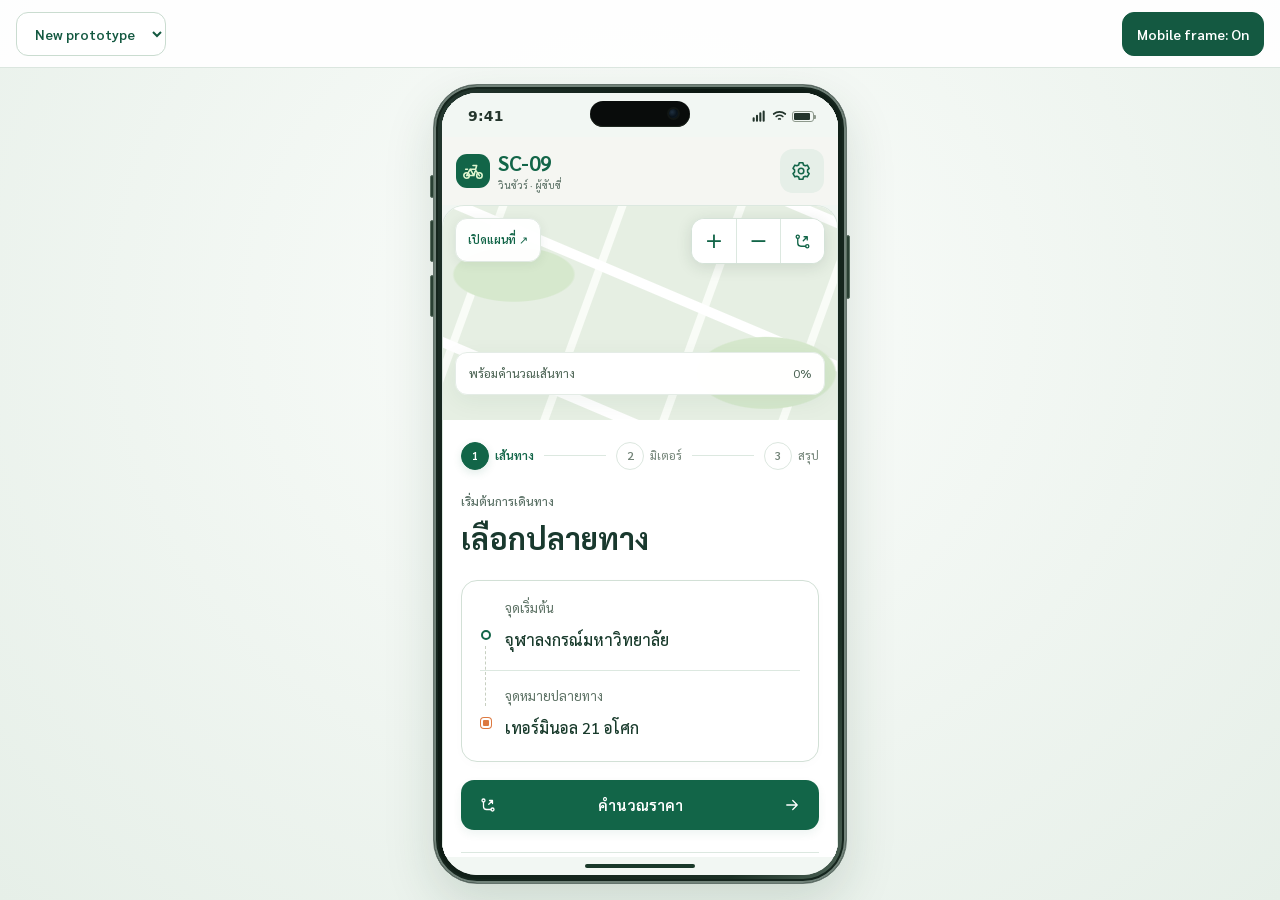
<file: index.html>
<!doctype html>
<html lang="th">
<head>
  <meta charset="utf-8">
  <meta name="viewport" content="width=device-width, initial-scale=1, viewport-fit=cover">
  <meta name="theme-color" content="#edf4ef">
  <title>ต้นแบบค่าโดยสาร</title>
  <link rel="stylesheet" href="fonts.css">
  <link rel="stylesheet" href="preview.css">
  <script src="preview.js" defer></script>
</head>
<body>
  <nav class="preview-toolbar" aria-label="Prototype options">
    <select id="prototype-version" class="version-switch" aria-label="Choose old or new prototype">
      <option value="1">Old prototype</option>
      <option value="2" selected>New prototype</option>
    </select>
    <span id="passenger-view-label" class="passenger-view-label" hidden>Passenger view</span>
    <button id="toggle-frame" class="frame-toggle" type="button" aria-pressed="false">Mobile frame: Off</button>
  </nav>
  <main id="preview-stage" class="preview-stage" aria-label="ต้นแบบค่าโดยสาร">
    <div class="phone-frame">
      <span class="frame-button frame-silent" aria-hidden="true"></span><span class="frame-button frame-volume-up" aria-hidden="true"></span><span class="frame-button frame-volume-down" aria-hidden="true"></span><span class="frame-button frame-power" aria-hidden="true"></span><span class="frame-button frame-camera" aria-hidden="true"></span>
      <div class="phone-screen"><iframe id="app-preview" src="about:blank" title="แอปคำนวณค่าโดยสาร" allowfullscreen></iframe><div class="home-indicator" aria-hidden="true"><span></span></div></div>
    </div>
  </main>
</body>
</html>
</file>
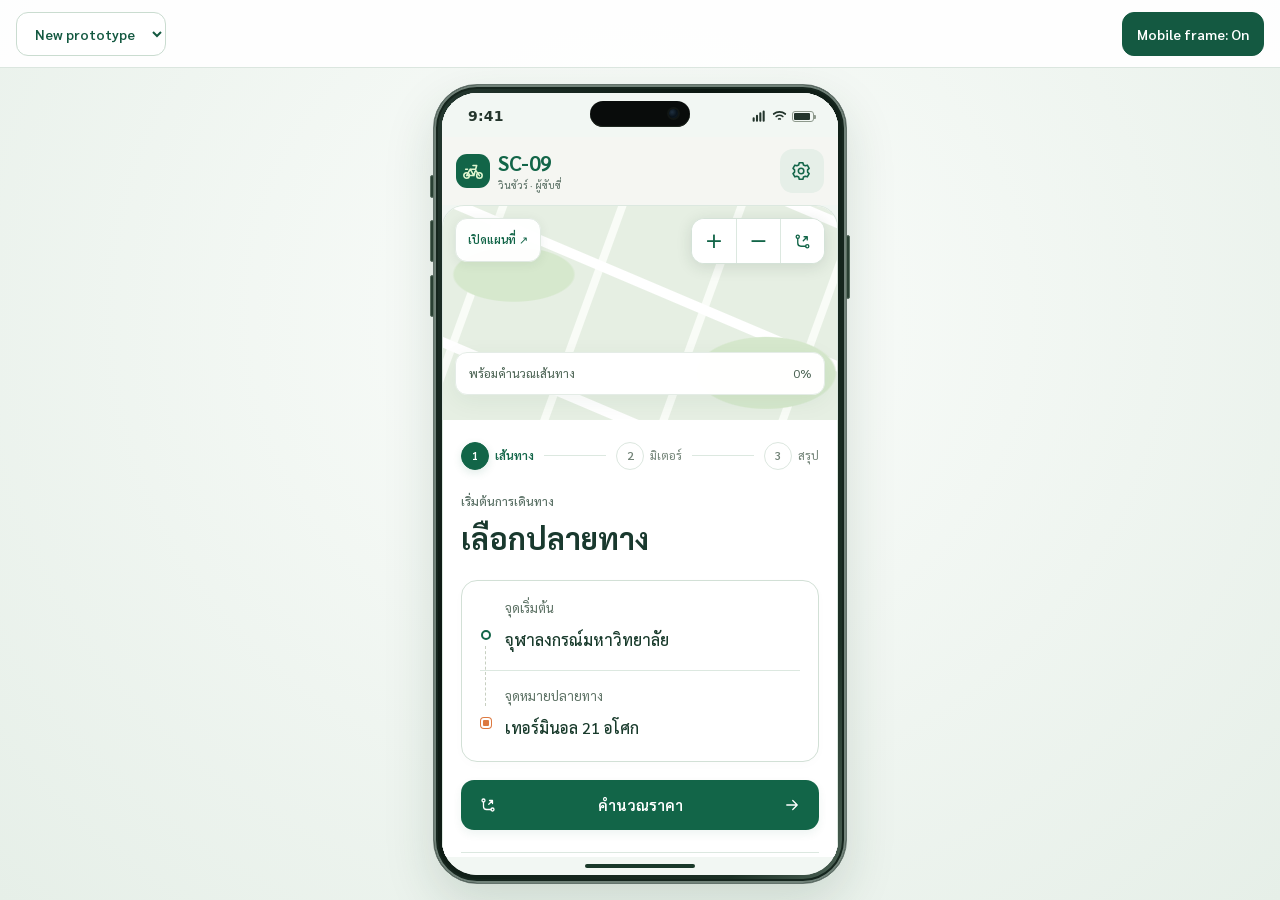
<file: app.html>
<!doctype html>
<html lang="th">
<head>
  <meta charset="utf-8">
  <meta name="viewport" content="width=device-width, initial-scale=1, viewport-fit=cover">
  <meta name="theme-color" content="#f2f7f3">
  <title>คำนวณค่าโดยสาร</title>
  <script src="frame-entry.js"></script>
  <link rel="stylesheet" href="fonts.css">
  <link rel="stylesheet" href="styles.css">
  <link id="modern-theme" rel="stylesheet" href="theme.css">
  <link rel="stylesheet" href="frame-layout.css">
  <script src="fare.js" defer></script>
  <script src="qrcode.js" defer></script>
  <script src="ride-share.js" defer></script>
  <script src="ride-panel.js" defer></script>
  <script src="map.js" defer></script>
  <script src="settings.js" defer></script>
  <script src="app.js" defer></script>
</head>
<body>
  <svg class="icon-definitions" xmlns="http://www.w3.org/2000/svg" aria-hidden="true"><defs>
    <symbol id="i-arrow" viewBox="0 0 24 24"><path d="M5 12h14m-6-6 6 6-6 6"/></symbol>
    <symbol id="i-pin" viewBox="0 0 24 24"><path d="M20 10c0 6-8 11-8 11S4 16 4 10a8 8 0 1 1 16 0Z"/><circle cx="12" cy="10" r="2.5"/></symbol>
    <symbol id="i-clock" viewBox="0 0 24 24"><circle cx="12" cy="12" r="9"/><path d="M12 7v5l3 2"/></symbol>
    <symbol id="i-route" viewBox="0 0 24 24"><circle cx="6" cy="6" r="2"/><circle cx="18" cy="18" r="2"/><path d="M6 8v6a4 4 0 0 0 4 4h6M14 6h4v4m0-4-5 5"/></symbol>
    <symbol id="i-shield" viewBox="0 0 24 24"><path d="m12 3 8 3v6c0 5-8 9-8 9s-8-4-8-9V6l8-3Z"/><path d="m8 12 3 3 5-6"/></symbol>
    <symbol id="i-bike" viewBox="0 0 24 24"><circle cx="5" cy="17" r="3"/><circle cx="19" cy="17" r="3"/><path d="m5 17 4-7h5l5 7m-10-7 4 7H5m8 0 3-11h-4m-6 4H4"/></symbol>
    <symbol id="i-check" viewBox="0 0 24 24"><path d="m5 12 4 4L19 6"/></symbol>
    <symbol id="i-reset" viewBox="0 0 24 24"><path d="M3 10a9 9 0 1 1 2 8M3 4v6h6"/></symbol>
    <symbol id="i-settings" viewBox="0 0 24 24"><path d="m9 3-.6 2.4-2 .9-2.2-.7-2 3.5 1.7 1.7v2.4l-1.7 1.7 2 3.5 2.2-.7 2 .9L9 21h4l.6-2.4 2-.9 2.2.7 2-3.5-1.7-1.7v-2.4l1.7-1.7-2-3.5-2.2.7-2-.9L13 3Z"/><circle cx="11" cy="12" r="3"/></symbol>
    <symbol id="i-close" viewBox="0 0 24 24"><path d="m6 6 12 12M18 6 6 18"/></symbol>
  </defs></svg>

  <div class="phone-statusbar" aria-hidden="true"><b>9:41</b><span class="dynamic-island"><i></i></span><span class="status-icons"><svg viewBox="0 0 18 14"><path d="M2 12V9m4 3V6m4 6V3m4 9V1" stroke-width="2.5"/></svg><svg viewBox="0 0 18 14"><path d="M2 4a11 11 0 0 1 14 0M5 7a6 6 0 0 1 8 0m-5 3a2 2 0 0 1 2 0" stroke-width="2"/></svg><span class="status-battery"><i></i></span></span></div>
  <div class="app-shell">
    <header class="app-header">
      <span class="brand brand-accent"><span class="brand-symbol" aria-hidden="true"><svg><use href="#i-bike"/></svg></span><span>SC-09<small>วินชัวร์ · ผู้ขับขี่</small></span></span>
      <div class="header-tools"><button id="open-ride-qr" class="share-header-button" type="button" aria-haspopup="dialog" aria-controls="ride-qr-dialog" hidden>QR ผู้โดยสาร</button><span class="demo-badge"><span></span>ทดลอง</span><button id="open-settings" class="settings-button" type="button" aria-label="เปิดการตั้งค่า Debug mode" aria-haspopup="dialog" aria-controls="debug-settings"><svg><use href="#i-settings"/></svg></button></div>
    </header>

    <main class="workspace">
      <section class="map-panel" aria-label="แผนที่และข้อมูลเส้นทาง">
        <iframe id="google-map" title="Google Maps ตำแหน่งปลายทาง" src="https://maps.google.com/maps?q=13.7375,100.5604&amp;z=14&amp;output=embed" loading="eager" referrerpolicy="no-referrer-when-downgrade" allowfullscreen></iframe>
        <svg id="route-animation" class="route-animation" xmlns="http://www.w3.org/2000/svg" role="img" aria-label="เส้นทางและตำแหน่งรถจำลอง" hidden>
          <path id="map-route-halo" class="map-route-halo"/>
          <path id="map-route-path" class="map-route-path"/>
          <path id="map-route-travelled" class="map-route-travelled"/>
          <g id="map-start-marker" class="map-start-marker"><circle r="8"/><circle r="3"/></g>
          <g id="map-end-marker" class="map-end-marker"><circle r="11"/><path d="m-4 0 3 3 5-6"/></g>
          <g id="map-rider" class="map-rider"><circle class="rider-pulse" r="24"/><circle class="rider-disc" r="17"/><svg x="-12" y="-12" width="24" height="24" viewBox="0 0 24 24"><use href="#i-bike"/></svg></g>
        </svg>
        <span id="route-label" class="route-label" hidden>เส้นทางจำลอง</span>
        <div class="map-top"><a id="maps-link" class="map-open" href="https://www.google.com/maps/dir/?api=1&amp;origin=13.7383,100.5307&amp;destination=13.7375,100.5604&amp;travelmode=driving" target="_blank" rel="noopener noreferrer">เปิดแผนที่ ↗</a></div>
        <div class="map-zoom" role="group" aria-label="ปรับมุมมองแผนที่"><button id="map-zoom-in" type="button" aria-label="ขยายแผนที่" title="ขยายแผนที่">+</button><button id="map-zoom-out" type="button" aria-label="ย่อแผนที่" title="ย่อแผนที่">−</button><button id="map-fit" type="button" aria-label="คืนค่ามุมมอง แสดงเส้นทางทั้งหมด" title="แสดงเส้นทางทั้งหมด"><svg><use href="#i-route"/></svg></button></div>
        <span id="map-zoom-level" class="visually-hidden" role="status" aria-live="polite"></span>
        <div class="map-bottom">
          <div class="map-trip-card">
            <div class="map-trip-heading"><span class="eyebrow">ภาพรวมการเดินทาง</span><span class="mini-badge">เส้นทางจำลอง</span></div>
            <div class="map-stops"><span class="stop-dot origin-dot"></span><span id="map-origin">จุฬาลงกรณ์มหาวิทยาลัย</span><svg><use href="#i-arrow"/></svg><span class="stop-dot destination-dot"></span><span id="map-destination">เทอร์มินอล 21 อโศก</span></div>
            <div class="journey-track"><span id="journey-fill"></span><span id="journey-bike"><svg><use href="#i-bike"/></svg></span></div>
            <div class="map-trip-foot"><span id="map-route-status">พร้อมคำนวณเส้นทาง</span><span id="map-progress">0%</span></div>
          </div>
          <p class="map-caption">แผนที่จาก Google · เส้นทาง ระยะทาง และการเคลื่อนที่เป็นข้อมูลจำลอง</p>
        </div>
      </section>

      <section class="control-panel" aria-label="คำนวณราคาและมิเตอร์">
        <div id="panel-scroll" class="panel-scroll" tabindex="0" role="region" aria-label="รายละเอียดและควบคุมการเดินทาง">
        <nav class="steps" aria-label="ขั้นตอนการเดินทาง"><span class="step active" id="step-1"><b>1</b> เส้นทาง</span><span class="step-line"></span><span class="step" id="step-2"><b>2</b> มิเตอร์</span><span class="step-line"></span><span class="step" id="step-3"><b>3</b> สรุป</span></nav>

        <div id="setup-view" class="view">
          <div class="section-heading"><p class="eyebrow">เริ่มต้นการเดินทาง</p><h1>เลือกปลายทาง</h1></div>
          <form id="route-form">
            <div class="locations">
              <div class="location-field"><span class="location-marker"><span class="stop-dot origin-dot"></span><span class="location-connector"></span></span><label for="origin">จุดเริ่มต้น</label><input id="origin" name="origin" list="places" value="จุฬาลงกรณ์มหาวิทยาลัย" placeholder="ระบุจุดเริ่มต้น" autocomplete="off" maxlength="100" required></div>
              <div class="location-field"><span class="location-marker"><span class="stop-dot destination-dot"></span></span><label for="destination">จุดหมายปลายทาง</label><input id="destination" name="destination" list="places" value="เทอร์มินอล 21 อโศก" placeholder="คุณต้องการไปที่ไหน?" autocomplete="off" maxlength="100" required></div>
            </div>
            <datalist id="places"><option value="จุฬาลงกรณ์มหาวิทยาลัย"><option value="สยามพารากอน"><option value="สามย่านมิตรทาวน์"><option value="สวนลุมพินี"><option value="เทอร์มินอล 21 อโศก"><option value="สถานีหัวลำโพง"><option value="เซ็นทรัลเวิลด์"><option value="อนุสาวรีย์ชัยสมรภูมิ"><option value="ตลาดนัดจตุจักร"></datalist>
            <p id="form-error" class="form-error" role="alert" hidden></p>
            <button class="button primary calculate-button" type="submit"><svg><use href="#i-route"/></svg><span id="calculate-label">คำนวณราคา</span><svg><use href="#i-arrow"/></svg></button>
          </form>

          <div id="estimate-card" class="estimate-card" hidden>
            <div class="estimate-heading"><span><svg><use href="#i-shield"/></svg> ช่วงราคาที่ตกลงกัน</span></div>
            <div class="estimate-price"><span id="estimate-min">35</span><span class="price-dash">–</span><span id="estimate-max">55</span><span class="currency">บาท</span></div>
            <div class="estimate-metrics"><span><svg><use href="#i-route"/></svg><b id="estimate-distance">4.9</b> กม.</span><span><svg><use href="#i-clock"/></svg><b id="estimate-time">16</b> นาที</span><span class="fastest-label">เร็วที่สุด</span></div>
            <details class="route-alternatives"><summary>เปรียบเทียบเส้นทางจำลอง <span>⌄</span></summary><div id="route-options"></div></details>
            <p class="range-note">ราคาสุดท้ายจะอยู่ในช่วงนี้ แม้มิเตอร์จะต่ำกว่าหรือสูงกว่า</p>
            <button type="button" id="start-trip" class="button primary">เริ่มเดินทาง <svg><use href="#i-arrow"/></svg></button>
          </div>

          <details class="fare-rules" id="fare-rules"><summary><span><svg><use href="#i-shield"/></svg>คิดค่าโดยสารอย่างไร</span><span>＋</span></summary><div class="rules-content"><div><span>ระยะทาง 2 กม. แรก</span><b>15 บาท</b></div><div><span>ส่วนที่เกิน 2 ถึง 5 กม.</span><b>5 บาท / กม.</b></div><div><span>ส่วนที่เกิน 5 กม.</span><b>10 บาท / กม.</b></div><div><span>เคลื่อนที่ไม่เกิน 0.4 กม. ใน 2 นาที</span><b>+5 บาท / รอบ</b></div><p>นับเวลาเป็นรอบละ 2 นาทีต่อเนื่อง ไม่คิดรอบที่ยังไม่ครบ คิดระยะทางตามจริงและปัดยอดรวมขึ้นเป็นบาท ใช้อัตราที่กำหนดสำหรับต้นแบบนี้</p></div></details>
        </div>

        <div id="meter-view" class="view" hidden>
          <div class="section-heading meter-heading"><div><p class="eyebrow">กำลังเดินทาง</p><h1>มิเตอร์ของคุณ</h1></div><span id="meter-status" class="status-pill"><span class="live-dot"></span>กำลังวิ่ง</span></div>
          <div class="locked-range"><svg><use href="#i-shield"/></svg><span>ช่วงราคาที่ตกลง</span><b id="locked-range">35–55 บาท</b></div>
          <div class="meter-display"><span class="eyebrow">ค่าโดยสารตามมิเตอร์</span><div class="meter-price"><span id="meter-price">15</span><span>บาท</span></div><p id="meter-cap-note">ราคาสุดท้ายปรับให้อยู่ในช่วงที่ตกลง</p></div>
          <div class="meter-stats"><div><svg><use href="#i-route"/></svg><b id="meter-distance">0.00</b><span>กิโลเมตร</span></div><div><svg><use href="#i-clock"/></svg><b id="meter-time">00:00</b><span>นาที : วินาที</span></div></div>
          <div class="fare-breakdown"><div><span>ค่าระยะทาง</span><b id="distance-fee">15 บาท</b></div><div><span>ค่าเคลื่อนตัวช้า / หยุดรอ <small id="slow-count">0 รอบ</small></span><b id="time-fee">0 บาท</b></div></div>
          <div id="slow-window" class="slow-window" hidden><div><span>รอบเวลา 2 นาทีปัจจุบัน</span><b id="window-time">00:00 / 02:00</b></div><progress id="window-progress" max="120" value="0" aria-label="ความคืบหน้ารอบเวลา 2 นาที"></progress><p id="window-info">เคลื่อนที่ 0.00 กม. · ถ้าไม่เกิน 0.40 กม. เมื่อครบรอบ เพิ่ม 5 บาท</p></div>
        </div>

        <div id="summary-view" class="view" hidden>
          <div class="receipt-icon"><svg><use href="#i-check"/></svg></div><div class="section-heading summary-heading"><p class="eyebrow">สิ้นสุดการเดินทาง</p><p>ค่าโดยสารอยู่ในช่วงราคาที่ตกลงไว้</p></div>
          <div class="receipt"><p class="eyebrow">ค่าโดยสารสุทธิ</p><div class="final-price"><span id="final-price">45</span><span>บาท</span></div><span class="receipt-range" id="receipt-range">ช่วงราคาที่ตกลง 35–55 บาท</span><div class="receipt-divider"></div><div class="receipt-route"><span id="receipt-origin"></span><span id="receipt-destination"></span></div><div class="receipt-details"><div><span>ระยะทางจริง (จำลอง)</span><b id="receipt-distance"></b></div><div><span>เวลาเดินทาง</span><b id="receipt-time"></b></div><div><span>ค่าระยะทาง</span><b id="receipt-distance-fee"></b></div><div><span id="receipt-slow-label">ค่าเคลื่อนตัวช้า / หยุดรอ</span><b id="receipt-time-fee"></b></div><div class="receipt-subtotal"><span>ยอดตามมิเตอร์</span><b id="receipt-meter"></b></div><div id="adjustment-row"><span id="adjustment-label">ปรับตามช่วงราคา</span><b id="receipt-adjustment"></b></div></div><div id="settlement-note" class="settlement-note"></div></div>
          <button type="button" id="new-trip" class="button primary new-trip"><svg><use href="#i-reset"/></svg>เริ่มการเดินทางใหม่</button><p class="setup-footnote">ต้นแบบจำลอง · ไม่มีการเรียกเก็บเงินจริง</p>
        </div>
        <section id="ride-share-card" class="ride-share-card" aria-labelledby="ride-share-title" hidden>
          <div class="share-card-heading"><div><p class="eyebrow">สำหรับผู้โดยสาร</p><h2 id="ride-share-title">สแกนเพื่อติดตามทริป</h2></div><span class="mini-badge">ข้อมูลจำลอง</span></div>
          <div class="share-rider"><span class="share-avatar" aria-hidden="true">สช</span><div><b id="share-rider-name"></b><p id="share-rider-vehicle"></p><p id="share-rider-rating"></p></div></div>
          <p class="share-explanation">ดูตำแหน่งจำลอง ข้อมูลคนขับ และรีวิว พร้อมให้คะแนนหลังจบทริป</p>
          <button id="expand-ride-qr" class="share-qr-button" type="button" aria-label="ขยาย QR Code ของทริปนี้" aria-haspopup="dialog" aria-controls="ride-qr-dialog"><span id="ride-qr" role="img" aria-label="QR Code เปิดหน้าผู้โดยสาร"></span><span>แตะเพื่อขยาย QR</span></button>
          <p id="share-ride-id" class="share-ride-id"></p>
          <div class="share-actions"><a id="customer-link" class="button primary" target="_blank" rel="noopener">เปิดหน้าผู้โดยสาร ↗</a><button id="copy-ride-link" class="button secondary" type="button">คัดลอกลิงก์</button></div>
          <label class="share-link-label" for="ride-link">ลิงก์สำหรับทริปนี้</label><input id="ride-link" class="share-link-input" type="text" readonly spellcheck="false">
          <p id="share-message" class="share-message" role="status" aria-live="polite"></p>
          <p id="share-host-note" class="share-note"></p>
        </section>
        </div>
        <div id="trip-actions" class="trip-actions" hidden><button type="button" id="pause-trip" class="button secondary" aria-pressed="false">พักมิเตอร์</button><button type="button" id="finish-trip" class="button primary">ถึงที่หมาย <svg><use href="#i-check"/></svg></button></div>
      </section>
    </main>
  </div>
  <div id="toast" class="toast" role="status" aria-live="polite" hidden></div>
  <dialog id="ride-qr-dialog" class="ride-qr-dialog" aria-labelledby="qr-dialog-title">
    <div class="share-card-heading"><h2 id="qr-dialog-title">สแกนเปิดหน้าผู้โดยสาร</h2><button id="close-ride-qr" class="settings-close" type="button" aria-label="ปิด QR Code">×</button></div>
    <div id="ride-qr-large" role="img" aria-label="QR Code ของทริปนี้"></div>
    <p id="qr-snapshot-time" class="share-note"></p><p class="share-note">ต่างอุปกรณ์เปิดข้อมูล ณ เวลาสร้าง QR · การอัปเดตต่อเนื่องทำงานในเบราว์เซอร์เดียวกัน</p>
    <a id="dialog-customer-link" class="button primary" target="_blank" rel="noopener">เปิดหน้าผู้โดยสาร ↗</a>
  </dialog>
  <dialog id="debug-settings" class="settings-dialog" aria-labelledby="settings-title" aria-describedby="settings-description">
    <div class="settings-dialog-header"><span class="settings-dialog-icon"><svg><use href="#i-settings"/></svg></span><div><p class="eyebrow">DEBUG MODE</p><h2 id="settings-title">ตั้งค่าการทดลอง</h2></div><button id="close-settings" class="settings-close" type="button" aria-label="ปิดการตั้งค่า"><svg><use href="#i-close"/></svg></button></div>
    <p id="settings-description" class="settings-description">ปรับมุมมองและการจำลองได้ โดยไม่ต้องเริ่มทริปใหม่</p>
    <fieldset class="settings-group"><legend>การแสดงผล</legend>
      <label class="switch-row" for="show-window"><span><b>รอบเวลา 2 นาทีปัจจุบัน</b><small>แสดงรายละเอียดรอบเวลาบนหน้ามิเตอร์</small></span><input id="show-window" type="checkbox" role="switch" aria-controls="slow-window"><span class="switch-track" aria-hidden="true"></span></label>
      <label class="switch-row" for="show-pause"><span><b>ปุ่มพักมิเตอร์</b><small>แสดงปุ่มพักมิเตอร์ระหว่างเดินทาง</small></span><input id="show-pause" type="checkbox" role="switch" aria-controls="pause-trip" checked><span class="switch-track" aria-hidden="true"></span></label>
      <label class="switch-row" for="phone-mode"><span><b>Mobile frame</b><small>แสดงแอปในกรอบ iPhone 16</small></span><input id="phone-mode" type="checkbox" role="switch" checked><span class="switch-track" aria-hidden="true"></span></label>
    </fieldset>
    <fieldset class="settings-group simulation-controls"><legend>ตัวควบคุมการจำลอง</legend><div class="simulation-fields"><label for="traffic">สภาพการจราจร<select id="traffic"><option value="auto">อัตโนมัติ</option><option value="normal">ขับปกติ · 24 กม./ชม.</option><option value="slow">รถติด · 4 กม./ชม.</option><option value="stopped">จอดรอ · 0 กม./ชม.</option></select></label><label for="simulation-speed">ความเร็วจำลอง<select id="simulation-speed"><option value="1">1× เวลาจริง</option><option value="10">10×</option><option value="30" selected>30×</option><option value="60">60×</option></select></label></div><p id="traffic-description">จำลองช่วงขับปกติ สลับรถติดและหยุดรอ</p></fieldset>
    <p class="settings-hint"><svg><use href="#i-shield"/></svg>การซ่อนรอบเวลาไม่มีผลต่อการคิดค่าโดยสาร</p>
    <form method="dialog"><button class="button primary" type="submit">เสร็จสิ้น <svg><use href="#i-check"/></svg></button></form>
  </dialog>
</body>
</html>
</file>
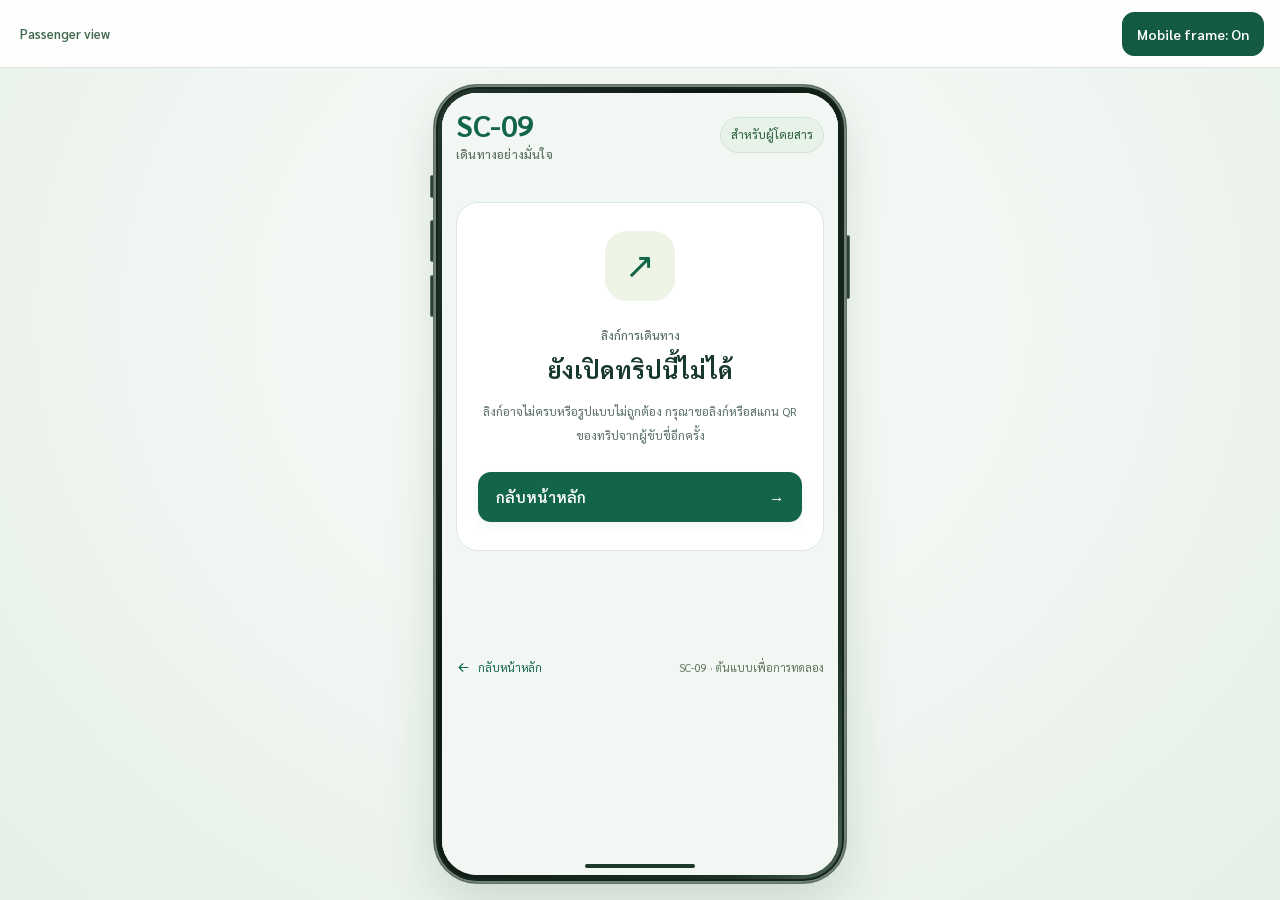
<file: customer.html>
<!doctype html>
<html lang="th">
<head>
  <meta charset="utf-8">
  <script src="frame-entry.js"></script>
  <meta name="viewport" content="width=device-width, initial-scale=1, viewport-fit=cover">
  <meta name="theme-color" content="#f5f6f2">
  <title>การเดินทางของคุณ · SC-09</title>
  <link rel="stylesheet" href="./fonts.css">
  <link rel="stylesheet" href="./customer.css">
  <link rel="stylesheet" href="./theme.css">
  <script src="./fare.js" defer></script>
  <script src="./ride-share.js" defer></script>
  <script src="./customer.js" defer></script>
</head>
<body>
  <svg class="icon-definitions" xmlns="http://www.w3.org/2000/svg" aria-hidden="true"><defs>
    <symbol id="c-bike" viewBox="0 0 24 24"><circle cx="5" cy="17" r="3"/><circle cx="19" cy="17" r="3"/><path d="m5 17 4-7h5l5 7m-10-7 4 7H5m8 0 3-11h-4m-6 4H4"/></symbol>
    <symbol id="c-shield" viewBox="0 0 24 24"><path d="m12 3 8 3v6c0 5-8 9-8 9s-8-4-8-9V6l8-3Z"/><path d="m8 12 3 3 5-6"/></symbol>
    <symbol id="c-check" viewBox="0 0 24 24"><path d="m5 12 4 4L19 6"/></symbol>
    <symbol id="c-arrow" viewBox="0 0 24 24"><path d="M19 12H5m6-6-6 6 6 6"/></symbol>
  </defs></svg>
  <div class="page-shell">
    <header class="page-header"><a class="brand" href="./index.html" target="_top" aria-label="SC-09 หน้าหลัก">SC-09<span>เดินทางอย่างมั่นใจ</span></a><span class="customer-tag">สำหรับผู้โดยสาร</span></header>
    <main>
      <section id="invalid-link" class="invalid-card" hidden aria-labelledby="invalid-title">
        <div class="empty-symbol" aria-hidden="true">↗</div><p class="eyebrow">ลิงก์การเดินทาง</p><h1 id="invalid-title">ยังเปิดทริปนี้ไม่ได้</h1><p>ลิงก์อาจไม่ครบหรือรูปแบบไม่ถูกต้อง กรุณาขอลิงก์หรือสแกน QR ของทริปจากผู้ขับขี่อีกครั้ง</p><a class="button primary" href="./index.html" target="_top">กลับหน้าหลัก <span aria-hidden="true">→</span></a>
      </section>
      <div id="trip-content" hidden>
        <div class="page-heading"><div><p class="eyebrow">รายละเอียดการเดินทาง</p><h1>ทริปของคุณ</h1></div><span id="ride-code" class="ride-code"></span></div>
        <aside class="simulation-notice"><svg aria-hidden="true"><use href="#c-shield"/></svg><p><b>ต้นแบบจำลอง · ไม่มีการเรียกเก็บเงินจริง</b><span>แผนที่จาก Google แต่เส้นทาง ตำแหน่งรถ ค่าโดยสาร และข้อมูลผู้ขับขี่เป็นข้อมูลจำลอง</span></p></aside>
        <div class="customer-layout">
          <div class="journey-column">
            <section class="map-card" aria-label="แผนที่เส้นทางจำลอง">
              <div id="customer-map" class="map-surface">
                <div class="offline-map" aria-hidden="true"><span class="park park-one"></span><span class="park park-two"></span><span class="road road-one"></span><span class="road road-two"></span><span class="road road-three"></span></div>
                <iframe id="customer-google-map" title="Google Maps พื้นหลังเส้นทาง" loading="lazy" referrerpolicy="no-referrer-when-downgrade" tabindex="-1"></iframe>
                <svg id="customer-route-layer" class="route-layer" xmlns="http://www.w3.org/2000/svg" role="img" aria-label="เส้นทางและตำแหน่งรถจำลอง">
                  <path id="customer-route-halo" class="route-halo"/><path id="customer-route-path" class="route-path"/><path id="customer-route-travelled" class="route-travelled"/>
                  <g id="customer-start-marker" class="start-marker"><circle r="8"/><circle r="3"/></g>
                  <g id="customer-end-marker" class="end-marker"><circle r="11"/><path d="m-4 0 3 3 5-6"/></g>
                  <g id="customer-rider-marker" class="rider-marker"><circle class="marker-halo" r="27"/><circle class="marker-disc" r="18"/><svg x="-12" y="-12" width="24" height="24" viewBox="0 0 24 24"><use href="#c-bike"/></svg></g>
                </svg>
                <div class="map-toolbar"><span class="map-label"><i></i>ตำแหน่งจำลอง</span><a id="customer-maps-link" class="map-open" target="_blank" rel="noopener noreferrer">เปิด Google Maps ↗</a></div>
                <div class="map-position"><svg aria-hidden="true"><use href="#c-bike"/></svg><span id="position-label"></span></div>
              </div>
              <div class="route-summary"><div class="route-stop"><i class="origin-dot" aria-hidden="true"></i><div><p>จุดรับ</p><b id="customer-origin"></b></div></div><div class="route-stop"><i class="destination-dot" aria-hidden="true"></i><div><p>จุดหมาย</p><b id="customer-destination"></b></div></div><p id="customer-route-name" class="route-name"></p></div>
            </section>
            <section class="connection-card" aria-labelledby="connection-title"><div class="connection-heading"><span id="connection-dot" class="connection-dot"></span><h2 id="connection-title">ข้อมูลจากลิงก์</h2></div><p id="connection-description"></p><p id="updated-label" class="updated-label"></p><div class="static-note">เว็บไซต์ต้นแบบนี้แสดงข้อมูล ณ เวลาที่แชร์เมื่อเปิดลิงก์บนอีกอุปกรณ์ จึงไม่รับอัปเดตสดจากผู้ขับขี่ การอัปเดตอัตโนมัติใช้ได้เฉพาะเบราว์เซอร์เดียวกัน</div><button id="start-customer-demo" class="button secondary" type="button">ลองการเดินทางบนเครื่องนี้ <span aria-hidden="true">→</span></button><button id="stop-customer-demo" class="text-button" type="button" hidden>กลับไปดูข้อมูลทริปที่แชร์</button><p id="customer-demo-hint" class="demo-hint">การทดลองแยกจากมิเตอร์ผู้ขับขี่ ไม่เปลี่ยนข้อมูลทริปที่แชร์</p></section>
          </div>
          <div class="details-column">
            <section class="trip-card" aria-labelledby="trip-status-title"><div class="card-topline"><p class="eyebrow">สถานะการเดินทาง</p><span id="source-badge" class="source-badge">ข้อมูลจากลิงก์</span></div><div class="trip-status-heading"><h2 id="trip-status-title"></h2><span id="trip-status-icon" class="status-icon" aria-hidden="true"><svg><use href="#c-bike"/></svg></span></div><p id="trip-status-description" class="status-description" role="status" aria-live="polite"></p><div class="fare-panel"><p id="fare-label">ค่าโดยสารตามมิเตอร์</p><div class="fare-amount"><b id="customer-fare">0</b><span>บาท</span></div><div class="agreed-range"><svg aria-hidden="true"><use href="#c-shield"/></svg>ช่วงราคาที่ตกลง <b id="customer-range"></b></div><p id="fare-note"></p></div><div class="trip-metrics"><div><b id="customer-distance"></b><span>ระยะทางที่เดินทางแล้ว</span></div><div><b id="customer-time"></b><span>เวลาเดินทาง (นาที:วินาที)</span></div></div><div class="progress-heading"><span id="progress-label">ความคืบหน้า</span><b id="customer-progress-label">0%</b></div><progress id="customer-progress" max="100" value="0" aria-label="ความคืบหน้าตามระยะทาง"></progress><p id="progress-note" class="progress-note"></p></section>
            <section class="rider-card" aria-labelledby="rider-heading"><div class="card-topline"><h2 id="rider-heading">ผู้ขับขี่ของคุณ</h2><span class="mock-badge">โปรไฟล์จำลอง</span></div><div class="rider-profile"><div id="rider-avatar" class="rider-avatar" aria-hidden="true"></div><div><h3 id="rider-name"></h3><p id="rider-experience"></p><p class="rider-rating"><span aria-hidden="true">★</span> <b id="rider-rating"></b> <span id="rider-review-count"></span></p></div></div><dl class="vehicle-details"><div><dt>รถจักรยานยนต์</dt><dd id="rider-vehicle"></dd></div><div><dt>ทะเบียน</dt><dd id="rider-plate" class="plate"></dd></div><div><dt>วิน / หมายเลขเสื้อ</dt><dd id="rider-stand"></dd></div></dl></section>
            <section class="review-card" aria-labelledby="review-title"><div class="card-topline"><h2 id="review-title">การเดินทางเป็นอย่างไรบ้าง?</h2><span class="review-heart" aria-hidden="true">♡</span></div><p id="review-availability" class="review-availability"></p><form id="customer-review-form"><fieldset id="review-fields" disabled><legend class="visually-hidden">ให้คะแนนผู้ขับขี่</legend><fieldset class="rating-field"><legend>คะแนนการเดินทาง</legend><div class="star-options"><label><input type="radio" name="rating" value="1" required><span aria-hidden="true">★</span><span class="visually-hidden">1 ดาว</span></label><label><input type="radio" name="rating" value="2"><span aria-hidden="true">★</span><span class="visually-hidden">2 ดาว</span></label><label><input type="radio" name="rating" value="3"><span aria-hidden="true">★</span><span class="visually-hidden">3 ดาว</span></label><label><input type="radio" name="rating" value="4"><span aria-hidden="true">★</span><span class="visually-hidden">4 ดาว</span></label><label><input type="radio" name="rating" value="5"><span aria-hidden="true">★</span><span class="visually-hidden">5 ดาว</span></label></div></fieldset><label class="comment-label" for="review-comment">เล่าประสบการณ์ของคุณ <span>(ไม่บังคับ)</span></label><textarea id="review-comment" name="comment" rows="3" maxlength="500" placeholder="เช่น ขับขี่สุภาพ เดินทางสะดวก"></textarea><div class="review-form-footer"><small>บันทึกในเบราว์เซอร์นี้ · 1 รีวิวต่อทริป</small><button class="button primary" type="submit">ส่งรีวิว <span aria-hidden="true">→</span></button></div></fieldset></form><p id="review-result" class="review-result" role="status" aria-live="polite"></p><div id="saved-review" class="saved-review" hidden><b>รีวิวของคุณ</b><p id="saved-review-rating" class="saved-review-rating"></p><p id="saved-review-comment"></p></div></section>
            <section class="past-reviews" aria-labelledby="past-reviews-title"><div class="card-topline"><h2 id="past-reviews-title">เสียงจากผู้โดยสาร</h2><span class="mock-badge">รีวิวตัวอย่าง / ในเครื่อง</span></div><div id="rider-reviews"></div></section>
          </div>
        </div>
      </div>
    </main>
    <footer class="page-footer"><a href="./index.html" target="_top"><svg aria-hidden="true"><use href="#c-arrow"/></svg>กลับหน้าหลัก</a><span>SC-09 · ต้นแบบเพื่อการทดลอง</span></footer>
  </div>
</body>
</html>
</file>
<file: fonts.css>
/* Sarabun by Suppakit Chalermlarp; SIL Open Font License in fonts/OFL.txt. */
@font-face { font-family: Sarabun; font-style: normal; font-weight: 400; font-display: swap; src: url('./fonts/Sarabun-Regular.ttf') format('truetype'); }
@font-face { font-family: Sarabun; font-style: normal; font-weight: 500; font-display: swap; src: url('./fonts/Sarabun-Medium.ttf') format('truetype'); }
@font-face { font-family: Sarabun; font-style: normal; font-weight: 600; font-display: swap; src: url('./fonts/Sarabun-SemiBold.ttf') format('truetype'); }
@font-face { font-family: Sarabun; font-style: normal; font-weight: 700; font-display: swap; src: url('./fonts/Sarabun-Bold.ttf') format('truetype'); }
:root { --font-sans: Sarabun, Tahoma, sans-serif; }
</file>
<file: preview.css>
:root { font-family: var(--font-sans, Tahoma, sans-serif); color-scheme: light; color: #163e31; background: #edf4ef; }
* { box-sizing: border-box; }
[hidden] { display: none !important; }
html, body { width: 100%; height: 100%; margin: 0; overflow: hidden; }
body { height: 100dvh; display: flex; flex-direction: column; background: radial-gradient(ellipse at 50% 35%, #fbfdfb, #e6efe8); }
.preview-toolbar { flex: 0 0 auto; display: flex; align-items: center; justify-content: space-between; gap: 12px; min-height: 68px; padding: 10px max(16px, env(safe-area-inset-right)) 10px max(16px, env(safe-area-inset-left)); padding-top: max(10px, env(safe-area-inset-top)); border-bottom: 1px solid #dbe6df; background: #ffffffed; }
.frame-toggle, .version-switch { min-height: 44px; padding: 10px 14px; border: 1px solid #cadcd0; border-radius: 12px; background: #fff; color: #145941; font: 600 14px var(--font-sans, Tahoma, sans-serif); cursor: pointer; }
.frame-toggle { background: #edf7f0; }
.frame-toggle[aria-pressed="true"] { background: #145941; color: #fff; border-color: #145941; }
.version-switch { max-width: 46%; }
.passenger-view-label { color: #41694d; font-size: 13px; font-weight: 600; padding: 8px 4px; }
.frame-toggle:focus-visible, .version-switch:focus-visible { outline: 3px solid #56b28b; outline-offset: 3px; }
.preview-stage { flex: 1; min-height: 0; width: 100%; display: grid; place-items: center; padding: 16px; overflow: hidden; }
.phone-frame { position: relative; width: min(414px, 100%); height: var(--phone-height, min(874px, 100%)); max-height: 100%; padding: 8px; border: 1px solid #64736c; border-radius: 44px; background: linear-gradient(115deg, #24382f, #0b1711 35%, #1c3025 85%, #4e6457); box-shadow: inset 0 0 0 2px #718279, inset 0 0 0 4px #15251d, 0 20px 50px #183b2525; }
.phone-screen { position: relative; width: 100%; height: 100%; padding-bottom: 18px; overflow: hidden; isolation: isolate; border-radius: 35px; background: #f2f7f3; }
.phone-screen iframe { width: 100%; height: 100%; display: block; border: 0; background: #f2f7f3; }
.frame-button { position: absolute; width: 4px; border: 1px solid #596e60; border-radius: 3px; background: #2a4033; }
.frame-silent { left: -4px; top: 90px; height: 23px; }.frame-volume-up { left: -4px; top: 135px; height: 42px; }.frame-volume-down { left: -4px; top: 190px; height: 42px; }.frame-power { right: -4px; top: 150px; height: 64px; }.frame-camera { display: none; }
.home-indicator { position: absolute; inset: auto 0 0; height: 18px; display: grid; place-items: center; pointer-events: none; background: #f2f7f3; }
.home-indicator span { width: 110px; height: 4px; background: #1a392a; border-radius: 10px; }
body:not(.phone-preview) .preview-stage { padding: 0; }
body:not(.phone-preview) .phone-frame { width: 100%; height: 100%; max-height: none; padding: 0; border: 0; border-radius: 0; background: none; box-shadow: none; }
body:not(.phone-preview) .phone-screen { border-radius: 0; padding: 0; }
body:not(.phone-preview) .frame-button, body:not(.phone-preview) .home-indicator { display: none; }
@media (max-width: 440px) { .preview-stage { padding: 10px 8px; }.preview-toolbar { min-height: 64px; gap: 8px; padding-left: 12px; padding-right: 12px; }.frame-toggle, .version-switch { padding: 10px; font-size: 13px; } }
@media (max-height: 540px) and (orientation: landscape) {
  .preview-stage { padding: 8px 16px; }.preview-toolbar { min-height: 56px; padding-top: 6px; padding-bottom: 6px; }
  .phone-frame { width: min(874px, 100%); border-radius: 30px; padding: 6px; }.phone-screen { border-radius: 23px; padding-bottom: 0; }.home-indicator, .frame-button { display: none; }
}
</file>
<file: styles.css>
:root{--ink:#1c302c;--muted:#7a8580;--green:#205c46;--green-dark:#174b38;--lime:#d7ed8d;--paper:#fff;--line:#e7ebe5;--soft:#f5f7f2;--orange:#e8864b;--radius:20px;font-family:var(--font-sans, Tahoma, sans-serif);color:var(--ink);background:#f5f6f2;font-synthesis:none;font-size:14px}
*{box-sizing:border-box}body{margin:0}button,input,select{font:inherit}button,a,input,select,summary{-webkit-tap-highlight-color:transparent}button{cursor:pointer}button:disabled{opacity:.6;cursor:wait}button,a,input,select,summary{outline-offset:4px}button:focus-visible,a:focus-visible,input:focus-visible,select:focus-visible,summary:focus-visible{outline:3px solid #88ad5a}a{color:inherit;text-decoration:none}svg{width:20px;height:20px;fill:none;stroke:currentColor;stroke-width:1.7;stroke-linecap:round;stroke-linejoin:round;flex-shrink:0}h1,p{margin:0}h1{font-size:29px;line-height:1.5;font-weight:700;letter-spacing:-.8px}button{border:0}input{min-width:0}small{font-size:11px}[hidden]{display:none!important}.icon-definitions{position:absolute;width:0;height:0;overflow:hidden}.app-shell{max-width:1280px;margin:auto;padding:0 48px}.app-header{height:107px;display:flex;align-items:center;justify-content:space-between}.brand{display:flex;align-items:center;gap:11px;font-size:25px;font-weight:750;line-height:1.15;letter-spacing:-.8px}.brand-mark{width:44px;height:44px;background:var(--green);color:var(--lime);display:grid;place-items:center;border-radius:14px;transform:rotate(-5deg)}.brand-mark svg{width:28px;height:28px;transform:rotate(5deg)}.brand-accent{color:var(--green)}.brand small{display:block;font-size:10px;letter-spacing:.3px;color:var(--muted);font-weight:450;margin-top:5px}.demo-badge{border:1px solid #dce2d6;border-radius:20px;padding:7px 12px;color:#64715b;font-size:11px;display:flex;align-items:center;gap:7px}.demo-badge>span{width:6px;height:6px;background:#8ea65d;border-radius:50%}.workspace{display:grid;grid-template-columns:minmax(0,1.12fr) minmax(380px,1fr);background:var(--paper);border:1px solid #e3e7de;border-radius:28px;overflow:hidden;box-shadow:0 12px 45px #1f39290a;min-height:730px}.map-panel{position:relative;min-height:730px;background:#e7eadd;isolation:isolate}.map-panel iframe{width:100%;height:100%;border:0;position:absolute;inset:0;filter:saturate(.68)}.map-top{position:absolute;inset:20px 18px auto;display:flex;align-items:center;justify-content:space-between;gap:10px;pointer-events:none}.map-top>*{pointer-events:auto}.map-label,.map-open{display:flex;align-items:center;gap:7px;padding:9px 12px;border-radius:10px;background:#fffffff5;box-shadow:0 2px 12px #20382b12;font-size:11px;font-weight:550}.live-dot{width:6px;height:6px;display:inline-block;border-radius:50%;background:#5c9167;flex-shrink:0}.map-open{color:var(--green)}.map-bottom{position:absolute;inset:auto 20px 15px;pointer-events:none}.map-trip-card{background:#fffffffa;border:1px solid #fff;border-radius:16px;padding:19px 20px 15px;box-shadow:0 6px 30px #20382b13}.map-trip-heading{display:flex;align-items:center;justify-content:space-between;gap:8px}.eyebrow{font-size:11px;font-weight:550;letter-spacing:.2px;color:var(--muted)}.mini-badge{background:#f1f3ee;border-radius:5px;font-size:9px;color:#7d8776;padding:4px 7px;font-weight:500;white-space:nowrap}.mini-badge.green{color:var(--green);background:#e7efdc}.map-stops{display:flex;align-items:center;gap:8px;margin-top:17px;font-size:11px;font-weight:550}.map-stops>span:not(.stop-dot){max-width:43%;overflow:hidden;text-overflow:ellipsis;white-space:nowrap}.map-stops>svg{width:15px;color:#8d978c;flex-shrink:0;margin:auto}.stop-dot{height:10px;width:10px;display:inline-block;flex-shrink:0}.origin-dot{border-radius:50%;border:2.5px solid var(--green);background:white}.destination-dot{border-radius:3px;background:var(--orange);border:2px solid #fff;box-shadow:0 0 0 1px var(--orange)}.journey-track{height:4px;background:#e9eee3;margin:24px 6px 17px;position:relative;border-radius:8px}.journey-track>span:first-child{position:absolute;inset:0 auto 0 0;width:0;background:var(--green);border-radius:8px;transition:width .3s linear}.journey-track>span:last-child{position:absolute;left:0;top:50%;width:29px;height:29px;border-radius:50%;background:var(--green);color:var(--lime);display:grid;place-items:center;transform:translate(-50%,-50%);transition:left .3s linear;box-shadow:0 0 0 4px white}.journey-track svg{height:18px;width:18px}.map-trip-foot{display:flex;justify-content:space-between;font-size:10px;color:var(--muted)}.map-caption{font-size:9px;text-align:center;background:#fffffff0;border-radius:5px;display:table;margin:10px auto 0;padding:3px 7px;color:#6c7667}.control-panel{padding:31px 33px 25px;min-width:0}.steps{display:flex;align-items:center;margin:0 0 33px;gap:9px}.step{display:flex;align-items:center;gap:7px;font-size:11px;color:#a2aaa0;white-space:nowrap}.step b{display:grid;place-items:center;border:1px solid #e4e8de;border-radius:50%;width:23px;height:23px;font-size:10px;font-weight:500}.step.active{color:var(--green);font-weight:600}.step.active b{background:var(--green);color:white;border-color:var(--green)}.step.done{color:var(--green)}.step.done b{background:#edf3e8;border-color:#dfe8d8}.step-line{height:1px;background:var(--line);flex:1}.section-heading{margin-bottom:24px}.section-heading>.eyebrow{margin-bottom:5px}.section-heading>p:last-child{color:var(--muted);font-size:11px;line-height:1.8;margin-top:6px}.locations{border:1px solid #e0e6dc;border-radius:13px;padding:4px 16px;background:#fcfdfa}.location-field{position:relative;padding:13px 0 13px 23px;display:flex;flex-direction:column}.location-field:first-child{border-bottom:1px solid var(--line)}.location-field label{font-size:10px;color:var(--muted);margin-bottom:4px}.location-field input{width:100%;border:0;background:transparent;color:var(--ink);font-weight:550;font-size:12px;padding:2px 0}.location-marker{position:absolute;left:0;top:37px;display:flex;justify-content:center;width:11px}.location-connector{position:absolute;top:16px;height:39px;border-left:1px dashed #c7cfc1}.quick-places{display:flex;align-items:center;gap:6px;margin:12px 0 18px;font-size:10px;color:#8b9486;flex-wrap:wrap}.quick-places>span{margin-right:3px}.quick-places button{background:#f1f4ed;color:#697760;padding:5px 10px;border-radius:6px;font-size:10px;transition:background .2s}.quick-places button:hover{background:#e3ebd9}.button{display:flex;align-items:center;justify-content:center;gap:9px;width:100%;min-height:48px;border-radius:11px;font-size:12px;font-weight:600;transition:background .2s,transform .2s}.button:active{transform:scale(.985)}.primary{background:var(--green);color:white}.primary:hover{background:var(--green-dark)}.secondary{background:#f0f3ec;color:var(--green);border:1px solid #e5eade}.secondary:hover{background:#e7edde}.button svg{width:18px;height:18px}.calculate-button>svg:last-child{margin-left:auto}.calculate-button>svg:first-child{margin-right:auto}.form-error{font-size:11px;color:#a64328;margin:0 0 12px}.estimate-card{background:#f3f7eb;border:1px solid #dfe9d0;border-radius:15px;padding:18px;margin-top:21px;animation:enter .25s ease}.estimate-heading{display:flex;align-items:center;justify-content:space-between;gap:5px}.estimate-heading>span:first-child{display:flex;align-items:center;gap:5px;font-size:11px;font-weight:550;color:var(--green)}.estimate-heading svg{width:15px;height:15px}.estimate-price{display:flex;align-items:baseline;gap:7px;font-size:48px;font-weight:650;color:var(--green);letter-spacing:-2px;line-height:1.5;margin-top:4px;font-variant-numeric:tabular-nums}.estimate-price .price-dash{font-size:30px;font-weight:400;margin:0 2px;color:#7a9c60}.currency{font-size:13px;font-weight:450;letter-spacing:0;margin-left:3px;color:#6b8062}.estimate-metrics{display:flex;align-items:center;gap:14px;margin-bottom:12px;font-size:10px;color:#66795d}.estimate-metrics>span{display:flex;align-items:center;gap:4px}.estimate-metrics svg{width:13px;height:13px}.estimate-metrics b{font-weight:550}.estimate-metrics .fastest-label{margin-left:auto;font-size:9px;background:#e0ebd1;color:#4c7040;padding:3px 6px;border-radius:4px}.route-alternatives{border-top:1px solid #dde6d1;font-size:10px}.route-alternatives summary{padding:12px 0 3px;color:#73856a}.route-alternatives summary>span{margin-left:auto}.route-option{display:flex;justify-content:space-between;padding:8px 0;gap:6px;color:#7d8974}.route-option.selected{color:var(--green);font-weight:550}.route-option>span:last-child{white-space:nowrap}.range-note{font-size:9px;color:#7e8d73;line-height:1.8;margin:10px 0 14px}.estimate-card .button{min-height:44px}.fare-rules{margin-top:22px;border-top:1px solid var(--line)}summary{list-style:none;cursor:pointer;display:flex;align-items:center;justify-content:space-between}summary::-webkit-details-marker{display:none}.fare-rules>summary{padding:17px 0 7px;font-size:11px;color:#738069}.fare-rules>summary>span:first-child{display:flex;align-items:center;gap:7px}.fare-rules svg{width:15px;height:15px}.rules-content{padding:12px 0 0;font-size:10px}.rules-content>div{display:flex;justify-content:space-between;gap:10px;padding:7px 0;color:#6a7762}.rules-content b{font-weight:550;white-space:nowrap}.rules-content p{color:#97a08e;font-size:9px;line-height:1.9;margin-top:8px}.setup-footnote{font-size:9px;color:#a1a99b;text-align:center;margin-top:23px}.app-footer{display:flex;justify-content:space-between;align-items:center;font-size:10px;color:#929c8a;padding:22px 3px}.app-footer>span:first-child{display:flex;align-items:center;gap:5px}.app-footer svg{width:13px;height:13px}.view{animation:enter .3s ease}.meter-heading{display:flex;align-items:center;justify-content:space-between;margin-bottom:17px}.meter-heading h1{font-size:26px}.meter-heading .eyebrow{margin-bottom:4px}.status-pill{display:flex;align-items:center;gap:5px;font-size:10px;background:#eff5e8;color:var(--green);border-radius:15px;padding:6px 9px}.status-pill.paused{color:#8f6a34;background:#fff3dc}.status-pill.paused .live-dot{background:#c39144}.locked-range{display:flex;align-items:center;gap:7px;background:#f1f6e9;border:1px solid #e4ebda;border-radius:9px;padding:11px 12px;font-size:11px;color:#6a7d5e}.locked-range svg{width:16px;height:16px;color:var(--green)}.locked-range b{margin-left:auto;font-size:12px;color:var(--green);font-weight:600}.meter-display{text-align:center;padding:25px 0 20px}.meter-price{color:var(--green);line-height:1.4;margin:1px 0 2px;font-variant-numeric:tabular-nums}.meter-price>span:first-child{font-size:78px;letter-spacing:-4px;font-weight:600}.meter-price>span:last-child{font-size:13px;color:#7e8c74;margin-left:10px}.meter-display>p{color:#8c9784;font-size:10px}.meter-display>p.at-cap{color:#a2702e}.meter-stats{display:grid;grid-template-columns:1fr 1fr;background:#f8f9f5;border-radius:12px;padding:15px 0;margin-bottom:17px}.meter-stats>div{display:grid;grid-template-columns:auto auto;justify-content:center;column-gap:7px;align-items:center}.meter-stats>div+div{border-left:1px solid #e3e7dd}.meter-stats svg{width:17px;height:17px;color:#8c9b7d}.meter-stats b{font-size:23px;font-weight:550;font-variant-numeric:tabular-nums;line-height:1.5}.meter-stats span{grid-column:1/3;text-align:center;font-size:9px;color:var(--muted)}.fare-breakdown{font-size:11px;color:#7d8a74}.fare-breakdown>div{display:flex;align-items:center;justify-content:space-between;padding:6px 0}.fare-breakdown b{font-weight:550;color:#465c3e}.fare-breakdown small{font-size:9px;background:#f0f3eb;padding:2px 5px;border-radius:4px;margin-left:4px}.slow-window{border:1px solid #e6eadd;border-radius:10px;padding:12px;margin:14px 0}.slow-window>div{display:flex;justify-content:space-between;font-size:9px;color:#7d8974}.slow-window b{font-weight:500;font-variant-numeric:tabular-nums}progress{appearance:none;width:100%;height:4px;border:0;display:block;border-radius:5px;overflow:hidden;background:#e7ebdf;margin:9px 0}progress::-webkit-progress-bar{background:#e7ebdf}progress::-webkit-progress-value{background:#91ab68;border-radius:5px}progress::-moz-progress-bar{background:#91ab68;border-radius:5px}.slow-window p{font-size:9px;line-height:1.8;color:#9ba490}.simulation-controls{background:#f8f8f4;border-radius:10px;padding:12px;margin-top:12px}.simulation-controls summary{font-size:10px;font-weight:550;color:#7c876f}.simulation-fields{display:grid;grid-template-columns:1.4fr 1fr;gap:10px;padding-top:12px}.simulation-fields label{font-size:9px;color:#8f9984;display:flex;flex-direction:column;gap:5px}.simulation-fields select{width:100%;border:1px solid #e3e7d9;border-radius:6px;padding:7px 5px;background:white;color:#56694a;font-size:10px}.simulation-controls>p{font-size:9px;color:#9ba490;margin-top:9px;line-height:1.8}.trip-actions{display:grid;grid-template-columns:1fr 1.4fr;gap:10px;margin-top:19px}.receipt-icon{height:51px;width:51px;border-radius:50%;background:#eaf2da;display:grid;place-items:center;color:var(--green);margin:0 auto 15px}.receipt-icon svg{width:26px;height:26px}.summary-heading{text-align:center;margin-bottom:21px}.summary-heading h1{font-size:25px}.receipt{border:1px solid #e3e9da;background:#fbfcf8;border-radius:15px;padding:23px 22px;position:relative;overflow:hidden;text-align:center}.final-price{line-height:1.5;color:var(--green);margin:1px 0 3px}.final-price>span:first-child{font-size:66px;font-weight:650;letter-spacing:-3px}.final-price>span:last-child{font-size:13px;color:#7a8a6f;margin-left:8px}.receipt-range{font-size:10px;color:#64804f;background:#eaf2dd;padding:5px 10px;border-radius:5px;display:inline-block}.receipt-divider{border-top:1px dashed #dce4d1;margin:23px -22px 18px}.receipt-route{display:flex;flex-direction:column;gap:10px;text-align:left;font-size:11px;font-weight:550;margin-bottom:20px}.receipt-route span{display:flex;align-items:center;gap:10px}.receipt-route span:before{content:'';width:8px;height:8px;border-radius:50%;border:2px solid var(--green);flex-shrink:0}.receipt-route span:last-child:before{border:0;background:var(--orange);border-radius:2px}.receipt-details>div{display:flex;justify-content:space-between;gap:6px;padding:6px 0;font-size:10px;text-align:left;color:#8a9680}.receipt-details b{font-weight:550;color:#506744;white-space:nowrap}.receipt-details>.receipt-subtotal{border-top:1px solid #e6ebdf;margin-top:8px;padding-top:12px}.settlement-note{background:#eef4e5;border-radius:7px;font-size:10px;line-height:1.9;color:#6c8456;padding:10px;margin-top:13px;text-align:left}.new-trip{margin-top:22px}.toast{position:fixed;bottom:25px;left:50%;transform:translateX(-50%);background:#213c2f;color:white;padding:12px 20px;border-radius:12px;box-shadow:0 4px 25px #0002;font-size:12px;z-index:10;max-width:calc(100% - 32px);width:max-content;text-align:center}.stale-estimate{opacity:.5}.stale-estimate .button{pointer-events:none}.button,summary{touch-action:manipulation}@keyframes enter{from{opacity:0;transform:translateY(7px)}to{opacity:1;transform:translateY(0)}}
@media(min-width:1100px){.workspace{grid-template-columns:minmax(0,1.17fr) minmax(420px,1fr)}.control-panel{padding:32px 38px 27px}.map-panel{min-height:775px}}
@media(max-width:960px){.app-shell{padding:0 24px}.workspace{grid-template-columns:minmax(0,.9fr) minmax(355px,1fr)}.control-panel{padding:26px 25px}.map-stops{flex-wrap:wrap;gap:7px}.map-stops>span:not(.stop-dot){max-width:80%}.map-stops>svg{margin:0;width:12px}.map-trip-card{padding:15px}.map-bottom{left:12px;right:12px}.map-top{left:12px;right:12px}.map-caption{font-size:8px}.map-trip-heading .eyebrow{font-size:10px}}
@media(max-width:720px){.app-shell{max-width:500px;padding:0 16px}.app-header{height:86px}.brand{font-size:23px}.brand-mark{width:39px;height:39px}.demo-badge{font-size:10px;padding:6px 10px}.workspace{display:flex;flex-direction:column;border-radius:21px;min-height:0}.map-panel{min-height:0;height:270px;flex-shrink:0}.map-top{inset:12px 12px auto}.map-label,.map-open{font-size:9px;padding:7px 9px}.map-bottom{bottom:8px;left:12px;right:12px}.map-trip-card{padding:11px 14px 10px;border-radius:12px}.map-trip-heading{display:none}.map-stops{margin-top:0;flex-wrap:nowrap;font-size:10px}.map-stops>span:not(.stop-dot){max-width:40%}.map-stops>svg{margin:auto}.journey-track{margin:19px 5px 13px}.journey-track>span:last-child{width:23px;height:23px}.journey-track svg{width:15px;height:15px}.map-trip-foot{font-size:9px}.map-caption{margin-top:5px;font-size:7px;padding:2px 5px}.control-panel{padding:23px 23px 25px}.steps{margin-bottom:26px;gap:10px}.step{font-size:10px}.step b{width:21px;height:21px}h1{font-size:27px}.section-heading{margin-bottom:21px}.estimate-card{margin-top:18px}.app-footer{padding:19px 2px 25px;font-size:8px;gap:8px}.app-footer svg{width:11px;height:11px}.meter-display{padding:22px 0 18px}.receipt{padding:21px}.receipt-divider{margin-left:-21px;margin-right:-21px}.map-panel.trip-active{height:220px}.map-panel.trip-complete{height:190px}}
@media(max-width:370px){.app-shell{padding:0 10px}.control-panel{padding:22px 17px}.estimate-heading .mini-badge{font-size:8px}.estimate-metrics{gap:10px}.app-footer>span:last-child{display:none}.estimate-price{font-size:44px}.map-stops{font-size:9px}.map-caption{font-size:6.5px}.quick-places{gap:4px}.quick-places button{padding:5px 8px}.steps{gap:6px}.step{gap:5px}}
@media(prefers-reduced-motion:reduce){*,*::before,*::after{animation:none!important;transition:none!important;scroll-behavior:auto!important}}

/* The route shares the map's projection and remains fixed while it is shown. */
.has-route iframe { pointer-events: none; }
.route-animation {
  position: absolute;
  inset: 0;
  width: 100%;
  height: 100%;
  pointer-events: none;
  overflow: hidden;
  stroke: none;
}
.map-route-halo, .map-route-path, .map-route-travelled {
  fill: none;
  stroke-linejoin: round;
  stroke-linecap: round;
}
.map-route-halo { stroke: #fff; stroke-width: 11px; opacity: .95; }
.map-route-path { stroke: #9fb5aa; stroke-width: 6px; }
.map-route-travelled { stroke: var(--green); stroke-width: 6px; transition: stroke-dashoffset .2s linear; }
.map-start-marker > circle:first-child { fill: white; stroke: var(--green); stroke-width: 3px; }
.map-start-marker > circle:last-child { fill: var(--green); }
.map-end-marker > circle { fill: var(--orange); stroke: white; stroke-width: 3px; }
.map-end-marker > path { stroke: white; stroke-width: 2px; }
.map-rider { transition: transform .2s linear; }
.rider-disc { fill: var(--green); stroke: white; stroke-width: 3px; filter: drop-shadow(0 2px 4px #153f3650); }
.rider-pulse { fill: #205c4625; opacity: 0; transform-box: fill-box; transform-origin: center; }
.is-moving .rider-pulse { animation: rider-pulse 1.5s ease-out infinite; }
.map-rider > svg { width: 24px; height: 24px; color: var(--lime); stroke: currentColor; }
.route-label {
  position: absolute;
  top: 63px;
  left: 20px;
  padding: 4px 8px;
  border-radius: 5px;
  background: #fffffff0;
  color: var(--green);
  font-size: 10px;
  pointer-events: none;
}
.map-bottom { bottom: 27px; }
.rules-content > div > span { min-width: 0; }
@keyframes rider-pulse { from { opacity: .8; transform: scale(.75); } to { opacity: 0; transform: scale(1.4); } }

/* Phone and portrait-tablet layout, including touch targets and safe areas. */
@media (max-width: 899px) {
  .app-shell { width: 100%; max-width: 640px; padding: 0 12px; }
  .app-header { height: 76px; padding-top: env(safe-area-inset-top); }
  .brand { font-size: 24px; }
  .brand small { font-size: 11px; }
  .brand-mark { width: 40px; height: 40px; }
  .demo-badge { font-size: 11px; padding: 7px 10px; }
  .workspace { display: flex; flex-direction: column; min-height: 0; overflow: clip; border-radius: 20px; }
  .map-panel, .map-panel.trip-active, .map-panel.trip-complete {
    height: clamp(320px, 44svh, 420px);
    min-height: 0;
    flex-shrink: 0;
    border-radius: 19px 19px 0 0;
    overflow: hidden;
  }
  .map-panel.trip-active { position: sticky; top: 0; z-index: 5; box-shadow: 0 4px 15px #20382b15; }
  .map-top { inset: 12px 12px auto; }
  .map-label, .map-open { font-size: 11px; padding: 8px 10px; min-height: 36px; }
  .route-label { left: 12px; top: 56px; font-size: 10px; }
  .map-bottom { left: 12px; right: 12px; bottom: 25px; }
  .map-trip-card { padding: 10px 12px; border-radius: 10px; }
  .map-trip-heading, .map-stops, .map-caption, .journey-track { display: none; }
  .map-trip-foot { font-size: 11px; gap: 8px; color: #5b6d5b; }
  .control-panel { padding: 20px 20px 25px; background: white; border-radius: 0 0 19px 19px; }
  .steps { margin-bottom: 21px; gap: 8px; }
  .step { font-size: 12px; gap: 6px; }
  .step b { width: 24px; height: 24px; font-size: 11px; }
  .section-heading { margin-bottom: 20px; }
  h1 { font-size: 28px; }
  .eyebrow { font-size: 12px; }
  .section-heading > p:last-child { font-size: 13px; }
  .location-field { padding-top: 12px; padding-bottom: 12px; }
  .location-field label { font-size: 12px; }
  .location-field input { font-size: 16px; min-height: 32px; }
  .location-marker { top: 39px; }
  .location-connector { height: 47px; }
  .quick-places { font-size: 12px; gap: 6px; margin: 10px 0 14px; }
  .quick-places button { min-height: 44px; padding: 8px 11px; font-size: 12px; }
  .button { min-height: 50px; font-size: 14px; }
  .estimate-card { margin-top: 18px; padding: 16px; }
  .estimate-heading { align-items: flex-start; flex-wrap: wrap; gap: 6px; }
  .estimate-heading > span:first-child { font-size: 12px; }
  .mini-badge, .estimate-heading .mini-badge { font-size: 10px; }
  .estimate-price { font-size: 48px; }
  .estimate-metrics { gap: 12px; flex-wrap: wrap; font-size: 12px; }
  .estimate-metrics .fastest-label { font-size: 11px; }
  .estimate-card .button { min-height: 48px; }
  .route-alternatives { font-size: 12px; }
  .route-alternatives summary, .fare-rules > summary, .simulation-controls summary { min-height: 44px; font-size: 12px; }
  .route-option { flex-wrap: wrap; gap: 4px; }
  .range-note, .rules-content, .rules-content p { font-size: 11px; }
  .rules-content > div { align-items: start; gap: 12px; line-height: 1.9; }
  .setup-footnote { font-size: 10px; margin-top: 17px; }
  .form-error { font-size: 12px; }
  .meter-heading { margin-bottom: 13px; gap: 8px; }
  .meter-heading h1 { font-size: 26px; }
  .status-pill { font-size: 11px; padding: 6px 9px; white-space: nowrap; }
  .locked-range { font-size: 12px; flex-wrap: wrap; }
  .locked-range b { font-size: 13px; }
  .meter-display { padding: 18px 0; }
  .meter-price > span:first-child { font-size: 70px; }
  .meter-display > p { font-size: 11px; line-height: 1.8; }
  .meter-stats { padding: 12px 0; margin-bottom: 14px; }
  .meter-stats b { font-size: 25px; }
  .meter-stats span { font-size: 11px; }
  .fare-breakdown { font-size: 12px; }
  .fare-breakdown small { font-size: 10px; display: inline-block; }
  .slow-window > div { font-size: 11px; flex-wrap: wrap; gap: 5px; }
  .slow-window p, .simulation-controls > p { font-size: 11px; }
  .simulation-controls { padding: 7px 12px 12px; }
  .simulation-fields { grid-template-columns: 1.3fr 1fr; padding-top: 4px; }
  .simulation-fields label { font-size: 11px; }
  .simulation-fields select { min-height: 44px; font-size: 16px; padding: 8px 5px; }
  #meter-view { padding-bottom: 83px; }
  .trip-actions {
    position: fixed;
    inset: auto 0 0;
    z-index: 20;
    margin: 0 auto;
    max-width: 640px;
    padding: 10px max(16px, env(safe-area-inset-right)) calc(10px + env(safe-area-inset-bottom)) max(16px, env(safe-area-inset-left));
    background: #fffffff5;
    border-top: 1px solid var(--line);
    box-shadow: 0 -4px 20px #20382b08;
    backdrop-filter: blur(8px);
  }
  .receipt { padding: 20px 16px; }
  .receipt-route, .receipt-details > div { font-size: 12px; }
  .receipt-range, .settlement-note { font-size: 11px; }
  .receipt-route span { overflow-wrap: anywhere; }
  .summary-heading h1 { font-size: 26px; }
  .app-footer { padding: 18px 2px calc(20px + env(safe-area-inset-bottom)); font-size: 9px; gap: 8px; }
  .toast { bottom: calc(90px + env(safe-area-inset-bottom)); font-size: 12px; padding: 11px 15px; }
}
@media (max-width: 360px) {
  .app-shell { padding: 0 8px; }
  .control-panel { padding-left: 15px; padding-right: 15px; }
  .steps { gap: 5px; }
  .step { font-size: 11px; gap: 4px; }
  .brand small { font-size: 10px; }
  .demo-badge { font-size: 10px; }
  .quick-places { gap: 5px; }
  .quick-places button { padding-left: 8px; padding-right: 8px; }
  .simulation-fields { grid-template-columns: 1fr; }
  .estimate-metrics { gap: 9px; }
  .estimate-metrics .fastest-label { margin-left: 0; }
  .receipt-details > div { font-size: 11px; }
  .app-footer > span:last-child { display: none; }
}
@media (max-width: 899px) and (max-height: 500px) and (orientation: landscape) {
  .map-panel, .map-panel.trip-active, .map-panel.trip-complete { height: 220px; }
  .map-panel.trip-active { position: relative; }
  .trip-actions { padding-top: 7px; padding-bottom: calc(7px + env(safe-area-inset-bottom)); }
  .trip-actions .button { min-height: 44px; }
}

/* Debug controls live in a modal, separate from the passenger interface. */
.header-tools { display: flex; align-items: center; gap: 9px; }
.settings-button, .settings-close { width: 42px; height: 42px; flex-shrink: 0; display: grid; place-items: center; border-radius: 12px; color: var(--green); background: #e9eee3; }
.settings-button:hover, .settings-close:hover { background: #dfe8d6; }
.settings-button svg { width: 22px; height: 22px; }
.settings-dialog { width: min(370px, calc(100% - 28px)); max-height: calc(100dvh - 72px); margin: auto; padding: 23px; border: 1px solid #e2e8dc; border-radius: 24px; color: var(--ink); background: #fff; box-shadow: 0 24px 80px #13291e35; overscroll-behavior: contain; scrollbar-width: thin; }
.settings-dialog::backdrop { background: #172b235c; backdrop-filter: blur(5px); }
.settings-dialog-header { display: flex; align-items: center; gap: 10px; }
.settings-dialog-icon { width: 42px; height: 42px; flex-shrink: 0; display: grid; place-items: center; color: var(--green); border: 1px solid #e1e9d7; background: #f0f5e9; border-radius: 13px; }
.settings-dialog-header .eyebrow { font-size: 9px; letter-spacing: 1.5px; color: #8a987e; }
.settings-dialog h2 { font-size: 20px; font-weight: 650; margin: 2px 0 0; line-height: 1.5; letter-spacing: -.4px; }
.settings-close { width: 36px; height: 36px; border-radius: 50%; margin-left: auto; background: #f3f5f0; color: #8c9784; }
.settings-close svg { width: 18px; height: 18px; }
.settings-description { font-size: 12px; line-height: 1.9; color: #8b9681; margin: 15px 0 21px; }
.settings-group { border: 0; padding: 0; margin: 0 0 20px; min-width: 0; }
.settings-group legend { font-size: 11px; color: #849477; font-weight: 550; padding: 0; margin-bottom: 9px; }
.switch-row { position: relative; display: flex; align-items: center; gap: 12px; min-height: 73px; cursor: pointer; border-bottom: 1px solid #edf0e8; }
.switch-row > span:first-child { flex: 1; min-width: 0; }
.switch-row b { font-size: 13px; font-weight: 550; display: block; }
.switch-row small { font-size: 10px; color: #9aa48f; line-height: 1.7; display: block; margin-top: 4px; }
.switch-row input { position: absolute; width: 46px; height: 44px; right: 0; margin: 0; opacity: 0; cursor: pointer; z-index: 1; }
.switch-track { width: 44px; height: 26px; flex-shrink: 0; border-radius: 16px; background: #dfe5d9; transition: background .2s; position: relative; }
.switch-track::after { content: ''; position: absolute; top: 3px; left: 3px; width: 20px; height: 20px; border-radius: 50%; background: white; box-shadow: 0 1px 4px #1b302226; transition: transform .2s; }
.switch-row input:checked + .switch-track { background: var(--green); }
.switch-row input:checked + .switch-track::after { transform: translateX(18px); }
.switch-row input:focus-visible + .switch-track { outline: 3px solid #a0b785; outline-offset: 4px; }
.settings-dialog .simulation-controls { background: #f5f7f0; border: 1px solid #e7ecdf; border-radius: 12px; padding: 13px; margin: 25px 0 14px; }
.settings-dialog .simulation-controls legend { padding: 0 5px; margin: 0 0 0 -5px; }
.settings-dialog .simulation-fields { grid-template-columns: 1fr; gap: 12px; padding-top: 4px; }
.settings-dialog .simulation-fields label { font-size: 11px; }
.settings-dialog .simulation-fields select { min-height: 44px; font-size: 14px; padding: 9px 10px; border-radius: 8px; }
.settings-dialog .simulation-controls > p { font-size: 10px; margin-top: 10px; }
.settings-hint { display: flex; align-items: flex-start; gap: 6px; font-size: 10px; line-height: 1.8; color: #8b9a7b; margin: 14px 0 20px; }
.settings-hint svg { width: 14px; height: 14px; margin-top: 2px; }
.settings-dialog form { margin: 0; }
.settings-dialog .button { min-height: 46px; font-size: 13px; }
.phone-statusbar { display: none; }
.phone-mode .phone-statusbar { position: sticky; top: 0; z-index: 40; height: 48px; display: flex; align-items: center; justify-content: space-between; padding: 2px 28px 0 32px; background: #f5f6f2; color: #24352c; font-family: system-ui, sans-serif; font-size: 14px; }
.phone-statusbar > b { font-weight: 650; font-size: 14px; letter-spacing: .2px; }
.dynamic-island { position: absolute; top: 8px; left: 50%; transform: translateX(-50%); width: 116px; height: 32px; border-radius: 22px; background: #090c0b; box-shadow: inset 0 -1px 1px #222b23; }
.dynamic-island > i { position: absolute; width: 9px; height: 9px; border-radius: 50%; right: 12px; top: 11px; background: radial-gradient(circle at 35% 35%, #1f3040, #09131c 55%, #131f29); box-shadow: 0 0 0 2px #111614; }
.status-icons { display: flex; align-items: center; gap: 5px; }
.status-icons svg { width: 15px; height: 13px; stroke: #24352c; }
.status-battery { width: 22px; height: 11px; border: 1px solid #8e998c; border-radius: 3px; padding: 1px; position: relative; }
.status-battery::after { content: ''; position: absolute; right: -3px; top: 3px; width: 2px; height: 4px; background: #8e998c; border-radius: 0 1px 1px 0; }
.status-battery > i { display: block; width: 90%; height: 100%; background: #24352c; border-radius: 1px; }
.phone-mode .app-footer { padding-bottom: 36px; }
@media (max-width: 899px) {
  .app-header { position: sticky; top: 0; z-index: 30; background: #f5f6f2; }
  .map-panel.trip-active { top: 76px; }
  .workspace { scroll-margin-top: 76px; }
  .phone-mode .app-header { top: 48px; height: 68px; }
  .phone-mode .map-panel, .phone-mode .map-panel.trip-active, .phone-mode .map-panel.trip-complete { height: 360px; }
  .phone-mode .map-panel.trip-active { top: 116px; }
  .phone-mode .workspace { scroll-margin-top: 116px; }
  .phone-mode .trip-actions { padding-bottom: 29px; }
  .phone-mode .toast { bottom: 112px; }
  .phone-mode .view { scroll-margin-top: 116px; }
  .header-tools { gap: 7px; }
  .header-tools .demo-badge { padding: 6px 8px; font-size: 10px; }
}
@media (max-width: 360px) { .header-tools .demo-badge { display: none; } }
.map-zoom { position: absolute; right: 12px; top: 50%; transform: translateY(-50%); display: flex; flex-direction: column; border: 1px solid #e0e6dc; border-radius: 6px; overflow: hidden; box-shadow: 0 3px 15px #20382b20; background: white; }
.map-zoom button { width: 22px; height: 22px; display: grid; place-items: center; background: #fffffff5; color: var(--green); font-family: system-ui, sans-serif; font-size: 13px; line-height: 1; touch-action: manipulation; }
.map-zoom button + button { border-top: 1px solid var(--line); }
.map-zoom button:hover { background: #edf3e5; }
.map-zoom button:focus-visible { outline-offset: -4px; }
.map-zoom button:disabled { color: #b8c0b0; cursor: default; opacity: 1; background: #f8f9f5; }
.map-zoom button:last-child { font-size: 8px; }
.map-zoom svg { width: 10px; height: 10px; }
.map-open { min-height: 18px; padding: 4px 5px; font-size: 8px; line-height: 1.25; border-radius: 5px; align-self: flex-start; }
.app-header { justify-content: space-between; }
.map-top { justify-content: flex-end; }
#route-form .locations { margin-bottom: 18px; }
.visually-hidden { position: absolute; width: 1px; height: 1px; padding: 0; margin: -1px; overflow: hidden; clip-path: inset(50%); white-space: nowrap; border: 0; }
.trip-actions.pause-hidden { grid-template-columns: minmax(0, 1fr); }
.view { animation-name: view-appear; }
@keyframes view-appear { from { opacity: 0; } to { opacity: 1; } }

/* The map and trip buttons stay put; only the details panel scrolls. */
html { height: 100%; overflow: hidden; }
body { height: 100dvh; overflow: hidden; display: flex; flex-direction: column; }
.app-shell { width: 100%; flex: 1; min-height: 0; display: flex; flex-direction: column; padding-bottom: 24px; }
.app-header, .phone-mode .app-header { position: relative; top: auto; flex: 0 0 auto; }
.phone-mode .phone-statusbar { position: relative; flex: 0 0 48px; }
.workspace { flex: 1; min-height: 0; grid-template-rows: minmax(0, 1fr); overflow: hidden; }
.map-panel, .map-panel.trip-active, .map-panel.trip-complete { position: relative; top: auto; height: 100%; min-height: 0; }
.control-panel { display: flex; flex-direction: column; min-height: 0; min-width: 0; margin-top: 12px; padding: 0; overflow: hidden; }
.panel-scroll { flex: 1; min-height: 0; overflow-y: auto; overflow-x: hidden; overscroll-behavior: contain; scrollbar-width: thin; padding: 31px 33px 25px; }
.panel-scroll:focus-visible { outline: 2px solid #88ad5a; outline-offset: -3px; }
.panel-scroll #meter-view { padding-bottom: 0; }
.control-panel .trip-actions { position: relative; inset: auto; flex: 0 0 auto; width: 100%; max-width: none; margin: 0; padding: 12px 20px; }
@media (min-width: 1100px) { .panel-scroll { padding: 32px 38px 27px; } }
@media (max-width: 960px) { .panel-scroll { padding: 26px 25px; } }
@media (max-width: 899px) {
  .app-shell { padding-bottom: 0; }
  .workspace { --map-height: max(100px, min(clamp(320px, 44svh, 420px), calc(100dvh - 280px))); display: grid; grid-template-columns: minmax(0, 1fr); grid-template-rows: var(--map-height) minmax(0, 1fr); }
  .phone-mode .workspace { --map-height: min(360px, calc(100dvh - 300px)); }
  .map-panel, .map-panel.trip-active, .map-panel.trip-complete,
  .phone-mode .map-panel, .phone-mode .map-panel.trip-active, .phone-mode .map-panel.trip-complete { position: relative; top: auto; height: 100%; min-height: 0; }
  .control-panel { padding: 0; }
  .panel-scroll { padding: 20px 20px 25px; }
  .phone-mode .panel-scroll { padding-bottom: 35px; }
  .phone-mode .control-panel .trip-actions { padding-bottom: 29px; }
}
@media (max-width: 360px) { .panel-scroll { padding-left: 15px; padding-right: 15px; } }

/* Keep controls usable on short mobile viewports and landscape phones. */
@media (max-width: 899px) {
  .app-shell { padding-left: max(10px, env(safe-area-inset-left)); padding-right: max(10px, env(safe-area-inset-right)); }
  .workspace { --map-height: clamp(100px, 32dvh, 300px); }
  .phone-mode .workspace { --map-height: clamp(100px, 32dvh, 300px); }
  .app-header, .phone-mode .app-header { height: 60px; }
  .control-panel .trip-actions { padding-bottom: max(12px, env(safe-area-inset-bottom)); }
  .map-zoom button { width: 44px; height: 44px; font-size: 20px; }
  .map-zoom svg { width: 18px; height: 18px; }
  .map-open { min-height: 44px; padding: 10px; font-size: 11px; }
}
@media (max-height: 500px) and (max-width: 899px) {
  .workspace, .phone-mode .workspace { grid-template-columns: minmax(0, .85fr) minmax(0, 1fr); grid-template-rows: minmax(0, 1fr); }
  .map-panel { border-radius: 0; }
  .panel-scroll { padding: 14px; }
  .app-header, .phone-mode .app-header { height: 48px; }
}

/* Passenger sharing stays available through estimate, meter, and receipt. */
.share-header-button { min-height: 40px; padding: 6px 10px; border: 1px solid #cbd9bf; border-radius: 10px; background: #f0f5e9; color: var(--green); font: inherit; font-size: 11px; font-weight: 650; }
.ride-share-card { margin-top: 24px; border: 1px solid #dce5d4; border-radius: 18px; padding: 18px; background: #fafcf7; }
.share-card-heading { display: flex; gap: 10px; align-items: center; justify-content: space-between; }
.share-card-heading h2 { font-size: 19px; font-weight: 650; line-height: 1.6; margin: 0; color: var(--green); }
.share-card-heading .eyebrow { font-size: 10px; }
.share-rider { display: flex; gap: 12px; align-items: center; margin-top: 16px; }
.share-avatar { display: grid; place-items: center; width: 44px; height: 44px; flex-shrink: 0; border-radius: 14px; background: #e2ecd8; color: var(--green); font-size: 17px; font-weight: 700; }
.share-rider b { font-size: 12px; }.share-rider p { font-size: 11px; color: #5b6d5b; line-height: 1.8; margin: 2px 0; }
.share-explanation, .share-note { font-size: 11px; color: #62715c; line-height: 1.9; margin: 12px 0; overflow-wrap: anywhere; }
.share-qr-button { display: flex; flex-direction: column; align-items: center; width: 100%; gap: 8px; padding: 12px; border: 1px solid #e0e7d9; border-radius: 14px; background: white; color: #62715c; font: inherit; font-size: 11px; cursor: pointer; }
#ride-qr { display: block; width: min(100%, 236px); }
#ride-qr svg, #ride-qr-large svg { display: block; width: 100%; height: auto; }
.share-ride-id { text-align: center; color: #6b7b64; font-size: 10px; margin: 9px 0 14px; }
.share-actions { display: grid; grid-template-columns: 1.2fr 1fr; gap: 8px; }
.share-actions .button { text-decoration: none; min-height: 46px; padding: 8px; font-size: 12px; }
.share-link-label { display: block; margin-top: 14px; font-size: 11px; color: #62715c; }
.share-link-input { width: 100%; min-width: 0; min-height: 44px; margin-top: 5px; padding: 10px; border: 1px solid #dce5d4; background: white; border-radius: 8px; font-size: 12px; color: #4e6548; }
.share-message { font-size: 11px; line-height: 1.8; color: var(--green); margin: 8px 0; }
.ride-qr-dialog { box-sizing: border-box; width: min(520px, calc(100% - 24px)); max-height: calc(100dvh - 28px); margin: auto; padding: 20px; border: 1px solid #dce5d4; border-radius: 20px; background: white; color: var(--green); overflow-y: auto; }
.ride-qr-dialog::backdrop { background: #172b2370; backdrop-filter: blur(4px); }
#ride-qr-large { width: 100%; margin-top: 12px; background: white; }
body[data-prototype="1"] .brand-symbol, body[data-prototype="1"] .brand small { display: none; }
.ride-qr-dialog .button { text-decoration: none; }
@media (max-width: 420px) {
  .header-tools { gap: 5px; }.share-header-button { font-size: 10px; padding: 5px 8px; }
  .ride-share-card { padding: 14px; }.share-card-heading h2 { font-size: 17px; }
  .share-actions { grid-template-columns: 1fr; }
}
</file>
<file: theme.css>
/* Shared, readable green interface for rider and passenger views. */
:root {
  --ink: #19392e;
  --muted: #5a7065;
  --green: #126548;
  --green-dark: #084c34;
  --lime: #d9f6bd;
  --paper: #fff;
  --line: #dce8e0;
  --soft: #f0f7f2;
  --orange: #dd7940;
  font-family: var(--font-sans, Tahoma, sans-serif);
  background: #f2f7f3;
  color: var(--ink);
  font-size: 16px;
}
body { background: #f2f7f3; font-size: 15px; line-height: 1.6; }
button, input, select, textarea { font-family: inherit; }
h1, h2, h3 { letter-spacing: 0; line-height: 1.45; }
h1 { font-size: 30px; font-weight: 700; }
button:focus-visible, a:focus-visible, input:focus-visible, select:focus-visible, textarea:focus-visible, summary:focus-visible { outline: 3px solid #58b58d; outline-offset: 3px; }
.app-shell { max-width: 1440px; padding: 0 40px 24px; }
.app-header { height: 88px; }
.brand { font-size: 24px; letter-spacing: -.4px; gap: 10px; }
.brand small { font-size: 11px; color: var(--muted); letter-spacing: 0; margin-top: 4px; font-weight: 400; }
.brand-symbol { display: grid; place-items: center; width: 42px; height: 42px; border-radius: 13px; background: var(--green); color: #e0f6d0; }
.brand-symbol svg { width: 25px; height: 25px; }
.header-tools { gap: 10px; }
.demo-badge { border: 0; background: #e6f1e8; color: #3f6651; padding: 7px 10px; font-size: 12px; }
.settings-button, .settings-close { width: 44px; height: 44px; border-radius: 13px; background: #e6efe8; color: var(--green); }
.workspace { border-color: var(--line); border-radius: 24px; box-shadow: 0 12px 40px #22453209; }
.map-panel { background: radial-gradient(ellipse at 18% 32%, #d6e8cd 0 13%, transparent 13.5%), radial-gradient(ellipse at 82% 78%, #d6e8cd 0 15%, transparent 15.5%), repeating-linear-gradient(23deg, transparent 0 66px, #fff 67px 76px, transparent 77px 132px), repeating-linear-gradient(110deg, #e6efe3 0 52px, #f9fcf7 53px 60px, #e6efe3 61px 112px); }
.map-panel iframe, .map-surface iframe { filter: saturate(.8); }
.map-open { min-height: 44px; padding: 10px 12px; border: 1px solid #e0e9e2; border-radius: 12px; font-size: 12px; font-weight: 600; }
.route-label { top: 70px; left: 16px; border: 1px solid #dce7df; background: #fffffff2; padding: 5px 9px; border-radius: 8px; font-size: 11px; color: #36634a; }
.map-zoom { border-color: #d4e2d8; border-radius: 13px; }
.map-zoom button { width: 44px; height: 44px; font-size: 22px; }
.map-zoom svg { width: 19px; height: 19px; }
.map-trip-card { border-color: #e4ece6; border-radius: 16px; box-shadow: 0 6px 24px #214e2d10; }
.map-trip-foot { font-size: 12px; color: #496151; }
.map-stops { font-size: 12px; }
.map-caption { font-size: 10px; color: #53695b; }
.map-route-path, .route-path { stroke: #94b9a0; }
.map-route-travelled, .route-travelled { stroke: var(--green); }
.control-panel { margin-top: 0; background: #fff; }
.panel-scroll { padding: 28px 30px 30px; scrollbar-color: #b1cbb8 transparent; }
.panel-scroll:focus-visible { outline-color: #58b58d; }
.steps { margin-bottom: 26px; gap: 10px; }
.step { font-size: 12px; color: #738478; }
.step b { width: 28px; height: 28px; font-size: 12px; font-weight: 600; border-color: #dce7df; }
.step.active b { box-shadow: 0 3px 8px #12654820; }
.step.done b { background: #e8f3e9; }
.section-heading { margin-bottom: 22px; }
.eyebrow, .section-heading .eyebrow { font-size: 12px; color: var(--muted); font-weight: 500; letter-spacing: 0; }
.section-heading > p:last-child { font-size: 13px; color: #536c5b; }
.locations { padding: 2px 18px; background: #fff; border-color: #d2e0d6; border-radius: 16px; box-shadow: 0 3px 12px #25463004; }
.location-field { padding: 15px 0 15px 25px; }
.location-field label { font-size: 13px; color: #5b7063; margin-bottom: 5px; }
.location-field input { font-size: 16px; line-height: 1.6; min-height: 32px; font-weight: 500; color: #193b2c; background: transparent; }
.location-marker { top: 47px; }.location-connector { height: 60px; }
.button { min-height: 52px; padding: 12px 18px; border-radius: 13px; font-size: 15px; font-weight: 600; }
.button.primary, .primary { background: var(--green); color: #fff; box-shadow: 0 4px 10px #12654812; }
.button.primary:hover, .primary:hover { background: var(--green-dark); }
.button.secondary, .secondary { color: #185b3e; background: #edf6ef; border-color: #cddfd2; }
.calculate-button { margin-top: 0; }
.estimate-card { margin-top: 20px; border: 1px solid #cbded0; border-radius: 18px; background: #eff8f0; padding: 20px; }
.estimate-heading > span:first-child { font-size: 13px; color: #315f42; }
.estimate-price { color: var(--green); font-size: 52px; font-weight: 700; letter-spacing: -1px; }
.estimate-price .currency { font-size: 14px; color: #4a7053; }
.estimate-metrics { gap: 14px; font-size: 13px; color: #48674d; }
.fastest-label, .mini-badge { font-size: 11px; color: #426647; background: #e0efdc; border-radius: 6px; }
.route-alternatives, .route-alternatives summary { font-size: 13px; color: #45674c; }
.route-alternatives summary { min-height: 44px; }
.range-note { font-size: 12px; line-height: 1.8; color: #536e56; margin: 12px 0 16px; }
.estimate-card .button { min-height: 50px; }
.fare-rules > summary { font-size: 13px; color: #4b6652; min-height: 50px; }
.rules-content, .rules-content p { font-size: 12px; color: #586e5d; line-height: 1.85; }
.rules-content > div { color: #49624e; }
.form-error, .setup-footnote { font-size: 12px; }
.setup-footnote { color: #647968; }
.meter-heading { gap: 10px; }
.meter-heading h1 { font-size: 28px; }
.status-pill { padding: 7px 10px; font-size: 12px; background: #e6f4e7; }
.locked-range { border-color: #d6e6d7; border-radius: 12px; background: #edf6ed; padding: 13px; font-size: 13px; color: #4d6951; }
.locked-range b { font-size: 14px; }
.meter-display { padding: 24px 0; }
.meter-price > span:first-child { font-size: 78px; font-weight: 700; letter-spacing: -2px; }
.meter-price > span:last-child { font-size: 15px; color: #54715b; }
.meter-display > p { font-size: 12px; color: #546d58; line-height: 1.8; }
.meter-stats { border: 1px solid #e2ece2; border-radius: 15px; background: #f5f9f4; padding: 15px 0; }
.meter-stats b { font-size: 26px; font-weight: 600; }
.meter-stats span { font-size: 12px; }.meter-stats svg { color: #648365; }
.fare-breakdown { font-size: 13px; color: #506b54; }.fare-breakdown small { font-size: 11px; background: #eaf2e7; }
.slow-window > div, .slow-window p { font-size: 12px; color: #526c55; }
.control-panel .trip-actions { gap: 10px; padding: 12px 20px max(12px, env(safe-area-inset-bottom)); border-top: 1px solid var(--line); background: #fff; }
.receipt { background: #f9fcf8; border-color: #d7e6d6; border-radius: 18px; padding: 24px; }
.receipt-route, .receipt-details > div { font-size: 13px; color: #5c705e; }.receipt-details b { color: #294c33; }
.receipt-range, .settlement-note { font-size: 12px; color: #426c45; background: #eaf5e5; }
.final-price > span:first-child { font-size: 72px; font-weight: 700; letter-spacing: -2px; }
.final-price > span:last-child { font-size: 15px; color: #507357; }
.share-header-button { min-height: 44px; padding: 8px 12px; font-size: 12px; border-color: #cadfce; background: #eaf5e9; color: #195b39; }
.ride-share-card { background: #f7fbf5; padding: 20px; border-color: #d6e5d5; border-radius: 18px; }
.share-card-heading h2 { font-size: 21px; }.share-card-heading .eyebrow { font-size: 12px; }
.share-rider { margin-top: 20px; gap: 13px; }.share-rider b { font-size: 14px; }.share-rider p { font-size: 12px; color: #516c54; }
.share-avatar { width: 48px; height: 48px; border-radius: 15px; background: #e2f0dc; }
.share-explanation, .share-note, .share-message { font-size: 12px; line-height: 1.85; color: #526e54; }
.share-qr-button { font-size: 12px; padding: 16px; border-color: #d5e4d4; }
.share-ride-id, .share-link-label { font-size: 12px; color: #566f58; }
.share-actions .button { min-height: 48px; font-size: 13px; }
.share-link-input { min-height: 46px; font-size: 14px; border-color: #d0e0cf; }
.settings-dialog, .ride-qr-dialog { border-color: #d6e5da; box-shadow: 0 20px 70px #173e292d; padding: 24px; border-radius: 22px; }
.settings-dialog { width: min(420px, calc(100% - 24px)); max-height: calc(100dvh - 24px); }
.settings-dialog-header .eyebrow { font-size: 11px; }.settings-dialog-header h2 { font-size: 23px; }
.settings-description, .settings-hint, .settings-group legend { font-size: 12px; color: #57705d; }
.switch-row b { font-size: 14px; }.switch-row small { font-size: 12px; line-height: 1.7; color: #607568; }
.settings-dialog .simulation-fields label { font-size: 12px; color: #536c5a; }.settings-dialog .simulation-fields select { font-size: 15px; min-height: 46px; }
.settings-dialog .simulation-controls > p { font-size: 12px; color: #5d7260; }
.settings-dialog .button { min-height: 48px; font-size: 15px; }
.phone-mode .phone-statusbar { flex-basis: 44px; height: 44px; background: #f2f7f3; padding-left: 26px; padding-right: 24px; }
.phone-mode .dynamic-island { width: 100px; height: 26px; top: 8px; }.dynamic-island > i { top: 8px; }
.phone-mode .panel-scroll { padding-bottom: 24px; }.phone-mode .control-panel .trip-actions { padding-bottom: 12px; }
.toast { font-size: 13px; background: #173f2c; border-radius: 12px; bottom: 90px; }

/* The passenger page shares the same type, colors and spacing. */
.page-shell { max-width: 1240px; }
.page-header { height: 96px; }.page-header .brand { font-size: 30px; }.page-header .brand span { font-size: 12px; color: #5b7361; }
.customer-tag { font-size: 12px; background: #e7f2e8; border-color: #d5e4d5; color: #2c613d; }
.page-heading { margin-bottom: 24px; }.ride-code { font-size: 11px; color: #58705b; background: #e8f0e6; }
.simulation-notice { border-color: #d5e4d1; background: #ebf5e7; color: #426648; padding: 15px 18px; }
.simulation-notice b { font-size: 13px; }.simulation-notice span { font-size: 12px; line-height: 1.85; }
.customer-layout { gap: 24px; }.map-card, .trip-card, .rider-card, .review-card, .past-reviews { border-color: #dbe7da; box-shadow: 0 4px 20px #264b2804; }
.card-topline h2 { font-size: 18px; }.source-badge, .mock-badge { font-size: 11px; background: #eaf3e5; color: #4d6e4b; }
.trip-status-heading h2 { font-size: 28px; }.status-description { font-size: 13px; color: #57705b; }
.fare-panel { background: #f0f8eb; border-color: #d9e7cf; padding: 22px 14px 18px; }.fare-panel > p:first-child { font-size: 13px; color: #5b7355; }
.fare-amount b { font-size: 72px; font-weight: 700; letter-spacing: -2px; }.fare-amount > span { font-size: 15px; color: #567052; }
.agreed-range { font-size: 12px; color: #536e4d; }.fare-panel > p:last-child { font-size: 12px; color: #597052; }
.trip-metrics b { font-size: 25px; }.trip-metrics span { font-size: 12px; }.progress-heading { font-size: 12px; }.progress-note { font-size: 12px; color: #5f7358; }
.rider-card, .review-card, .past-reviews { padding: 24px; margin-top: 20px; }.rider-profile h3 { font-size: 21px; }.rider-profile p, .rider-profile .rider-rating { font-size: 13px; color: #5b7057; }
.rider-avatar { width: 68px; height: 68px; background: #e5f1db; color: var(--green); }.vehicle-details { font-size: 13px; }.vehicle-details dt { color: #5a7058; }
.review-availability, .rating-field legend, .comment-label { font-size: 13px; line-height: 1.85; }.comment-label span, .review-form-footer small { font-size: 12px; color: #60755b; }
.star-options { gap: 10px; }.star-options label { width: 46px; height: 46px; border-radius: 12px; }.star-options label.selected { color: #ac7612; background: #fff4d3; border-color: #e9ce8d; }
textarea { font-size: 16px; border-color: #cfded0; background: #fbfdf9; min-height: 108px; }.review-form-footer .button { min-height: 48px; font-size: 14px; }
.past-review-top { font-size: 13px; }.past-review time { font-size: 12px; }.past-review-stars { font-size: 12px; }.past-review > p:last-child { font-size: 13px; color: #516b4d; }
.saved-review { font-size: 14px; }.saved-review > b { font-size: 13px; }.review-result { font-size: 13px; }
.route-summary { padding: 24px; }.route-stop p { font-size: 12px; }.route-stop b { font-size: 15px; }.route-name { font-size: 12px; color: #5a7457; }
.map-label, .map-position { font-size: 12px; color: #366141; }.connection-heading h2 { font-size: 14px; }.connection-card > p, .static-note { font-size: 13px; line-height: 1.85; color: #546d50; }
.connection-card .updated-label, .connection-card .demo-hint { font-size: 12px; color: #5d7458; }.connection-card .button { font-size: 14px; }.text-button { font-size: 13px; }
.page-footer { font-size: 12px; color: #5d7358; }

@media (max-width: 899px) {
  .app-shell { padding: 0; max-width: none; }.app-header, .phone-mode .app-header { height: 68px; padding: 0 16px; }
  .workspace, .phone-mode .workspace { --map-height: clamp(140px, 28dvh, 250px); border-radius: 22px 22px 0 0; border-bottom: 0; grid-template-columns: minmax(0, 1fr); grid-template-rows: var(--map-height) minmax(0, 1fr); }
  .map-panel, .phone-mode .map-panel { border-radius: 0; }.map-bottom { left: 12px; right: 12px; bottom: 25px; }
  .map-trip-card { padding: 11px 13px; border-radius: 12px; }.map-trip-foot { font-size: 12px; }
  .panel-scroll { padding: 24px 20px 28px; }.steps { margin-bottom: 22px; }.section-heading { margin-bottom: 20px; }
  .button { min-height: 50px; }
  .meter-heading h1 { font-size: 25px; }
  .locked-range { padding: 11px 12px; font-size: 12px; }.locked-range b { font-size: 13px; white-space: nowrap; }
  .meter-price > span:first-child { font-size: 72px; }
  .settings-dialog { padding: 20px; }.ride-qr-dialog { padding: 18px; }
  .page-shell { padding-left: 20px; padding-right: 20px; }.page-header { height: 84px; }.page-heading h1 { font-size: 28px; }
  .trip-card, .rider-card, .review-card, .past-reviews { padding: 22px; }.map-surface { height: 310px; }
}
@media (max-width: 420px) {
  .brand { font-size: 21px; gap: 8px; }.brand-symbol { width: 34px; height: 34px; border-radius: 11px; }.brand-symbol svg { width: 22px; height: 22px; }.brand small { font-size: 10px; }
  .header-tools { gap: 7px; }.header-tools .demo-badge { display: none; }.share-header-button { font-size: 11px; padding: 8px 9px; }
  .app-header, .phone-mode .app-header { padding: 0 14px; }.panel-scroll { padding: 22px 18px 26px; }
  .ride-share-card { padding: 17px; }.share-card-heading h2 { font-size: 19px; }.share-actions { grid-template-columns: 1fr; }
  .estimate-card { padding: 18px; }.estimate-price { font-size: 48px; }.estimate-metrics { gap: 10px; }
  .page-shell { padding-left: 14px; padding-right: 14px; }.page-heading { align-items: flex-start; }.ride-code { max-width: 110px; font-size: 10px; }
  .trip-card, .rider-card, .review-card, .past-reviews { padding: 19px; }.card-topline { flex-wrap: wrap; }.source-badge, .mock-badge { font-size: 10px; }
  .map-position { font-size: 11px; }.map-label, .map-open { font-size: 11px; }.vehicle-details { font-size: 12px; }.rider-profile h3 { font-size: 19px; }
  .star-options { gap: 8px; }.star-options label { width: 44px; height: 46px; }.page-footer { font-size: 11px; }
}
@media (max-width: 340px) {
  .brand-symbol { display: none; }.brand small { font-size: 10px; }.panel-scroll { padding: 20px 14px 24px; }
  .estimate-metrics { gap: 8px; font-size: 12px; }.step { font-size: 11px; gap: 5px; }.steps { gap: 7px; }
  .meter-heading h1 { font-size: 25px; }.status-pill { font-size: 11px; }.star-options { gap: 5px; }
}
@media (max-height: 500px) and (max-width: 899px) {
  .app-header, .phone-mode .app-header { height: 54px; }
  .brand small { display: none; }.workspace, .phone-mode .workspace { grid-template-columns: minmax(0, .9fr) minmax(0, 1.1fr); grid-template-rows: minmax(0, 1fr); border-radius: 16px 16px 0 0; }
  .panel-scroll { padding: 18px; }.settings-dialog { max-height: calc(100dvh - 16px); }
  .map-trip-foot { font-size: 11px; }
}
</file>
<file: frame-layout.css>
/* Keep the working phone layout in both the original and refreshed skins. */
@media (max-width: 899px) {
  .control-panel { margin-top: 0; }
  .map-top { justify-content: flex-start; }
  .map-zoom { top: 12px; right: 12px; transform: none; flex-direction: row; }
  .map-zoom button { width: 44px; height: 44px; }
  .map-zoom button + button { border-top: 0; border-left: 1px solid var(--line); }
  .control-panel .trip-actions { padding: 12px 16px max(12px, env(safe-area-inset-bottom)); }
  .phone-mode .control-panel .trip-actions { padding-bottom: 12px; }
  .trip-actions .button { padding: 11px 12px; font-size: 14px; }
  body[data-trip-state="meter"] .workspace { --map-height: clamp(128px, 19dvh, 170px); }
  body[data-trip-state="meter"] .map-bottom,
  body[data-trip-state="meter"] .steps,
  body[data-trip-state="meter"] .meter-heading .eyebrow,
  body[data-trip-state="meter"] .route-label { display: none; }
  .meter-heading { margin-bottom: 12px; }
  .meter-display { padding: 14px 0; }
  .meter-price { line-height: 1.2; }
}
@media (max-height: 500px) and (max-width: 899px) {
  .phone-mode .phone-statusbar { display: none; }
  .control-panel .trip-actions, .phone-mode .control-panel .trip-actions { padding: 8px 12px; }
  .trip-actions .button { min-height: 46px; padding: 10px 12px; font-size: 14px; }
  body[data-trip-state="meter"] .meter-heading { display: none; }
  .meter-display { padding: 8px 0; }
  .meter-price > span:first-child { font-size: 52px; }
  .meter-display > p { display: none; }
  .map-zoom { right: 10px; }
}
</file>
<file: customer.css>
:root{font-family:var(--font-sans, Tahoma, sans-serif);color:#1c302c;background:#f5f6f2;font-synthesis:none;--green:#205c46;--muted:#6d7b72;--line:#e5eae1;--lime:#d7ed8d}*{box-sizing:border-box}body{margin:0}h1,h2,h3,p{margin:0}a{color:inherit;text-decoration:none}button,input,textarea{font:inherit}button{cursor:pointer}button,a,input,textarea{outline-offset:4px;-webkit-tap-highlight-color:transparent}button:focus-visible,a:focus-visible,input:focus-visible,textarea:focus-visible{outline:3px solid #88ad5a}button{border:0}button:disabled{cursor:default}svg{width:20px;height:20px;fill:none;stroke:currentColor;stroke-width:1.7;stroke-linecap:round;stroke-linejoin:round;flex-shrink:0}[hidden]{display:none!important}.icon-definitions{position:absolute;width:0;height:0;overflow:hidden}.page-shell{max-width:1180px;margin:auto;padding:0 40px}.page-header{display:flex;align-items:center;justify-content:space-between;height:104px;gap:20px}.brand{color:var(--green);font-size:29px;font-weight:750;letter-spacing:-1px;line-height:1.1}.brand span{display:block;color:var(--muted);font-size:10px;font-weight:450;letter-spacing:.2px;margin-top:7px}.customer-tag{font-size:11px;color:var(--green);border:1px solid #dce4d5;padding:8px 13px;border-radius:25px}.page-heading{display:flex;align-items:center;justify-content:space-between;gap:15px;margin:7px 0 22px}.eyebrow{font-size:11px;color:var(--muted);font-weight:500;letter-spacing:.2px}h1{font-size:30px;line-height:1.5;letter-spacing:-.8px}h2{font-size:16px;font-weight:650}h3{font-size:18px;font-weight:650}.ride-code{font-size:10px;color:#7a877a;background:#e9ede3;padding:7px 10px;border-radius:7px;overflow-wrap:anywhere}.simulation-notice{display:flex;align-items:flex-start;gap:10px;padding:13px 16px;border:1px solid #e0e8d5;border-radius:12px;background:#eef3e5;color:#59704c;margin-bottom:22px}.simulation-notice svg{margin-top:2px;width:18px;height:18px}.simulation-notice b{display:block;font-size:11px;font-weight:600}.simulation-notice span{display:block;font-size:10px;line-height:1.9;margin-top:2px}.customer-layout{display:grid;grid-template-columns:minmax(0,1.08fr) minmax(0,1fr);gap:24px;align-items:start}.journey-column,.details-column{min-width:0}.journey-column{position:sticky;top:24px}.map-card,.trip-card,.rider-card,.review-card,.past-reviews{background:white;border:1px solid var(--line);border-radius:20px;overflow:hidden}.map-card{box-shadow:0 8px 30px #20382b06}.map-surface{height:405px;position:relative;overflow:hidden;background:#edf0e5;isolation:isolate}.offline-map{position:absolute;inset:0;background:repeating-linear-gradient(0deg,transparent,transparent 44px,#dce2d5 45px,#fff 47px,#dce2d5 49px,transparent 50px),repeating-linear-gradient(90deg,#e9eddf,#e9eddf 50px,#fff 51px,#fff 57px,#e9eddf 58px)}.park{position:absolute;background:#d4e2bd;border:4px solid #eaf0df;border-radius:15px;transform:rotate(-14deg)}.park-one{width:135px;height:95px;left:5%;top:22%}.park-two{width:120px;height:150px;right:5%;bottom:5%}.road{position:absolute;background:#fff;border:2px solid #e0dfcf;width:140%;height:16px;left:-20%;transform:rotate(-33deg)}.road-one{top:40%}.road-two{top:67%;transform:rotate(28deg)}.road-three{top:15%;transform:rotate(28deg)}.map-surface iframe{position:absolute;inset:0;width:100%;height:100%;border:0;filter:saturate(.65);pointer-events:none}.route-layer{position:absolute;inset:0;width:100%;height:100%;overflow:hidden;pointer-events:none}.route-halo,.route-path,.route-travelled{fill:none;stroke-linecap:round;stroke-linejoin:round}.route-halo{stroke:white;stroke-width:11px}.route-path{stroke:#9fb5aa;stroke-width:6px}.route-travelled{stroke:var(--green);stroke-width:6px}.start-marker>circle:first-child{fill:white;stroke:var(--green);stroke-width:3px}.start-marker>circle:last-child{fill:var(--green);stroke:none}.end-marker>circle{fill:#e8864b;stroke:white;stroke-width:3px}.end-marker>path{stroke:white;stroke-width:2px}.marker-halo{fill:#205c4620;stroke:none}.marker-disc{fill:var(--green);stroke:white;stroke-width:3px;filter:drop-shadow(0 2px 4px #153f3640)}.rider-marker>svg{color:var(--lime)}.map-toolbar{position:absolute;top:14px;left:14px;right:14px;display:flex;justify-content:space-between;align-items:start;gap:10px}.map-label,.map-open{display:flex;align-items:center;gap:6px;background:#ffffffed;box-shadow:0 2px 12px #20382b12;border-radius:7px;font-size:10px;padding:9px 10px;color:var(--green)}.map-label i{width:6px;height:6px;border-radius:50%;background:#78a25e}.map-open{min-height:38px}.map-open:hover{background:white}.map-position{position:absolute;left:14px;bottom:28px;display:flex;align-items:center;gap:7px;border-radius:7px;background:#ffffffeb;padding:8px 10px;font-size:10px;color:var(--green)}.map-position svg{width:16px;height:16px}.route-summary{padding:21px 23px}.route-stop{display:flex;gap:13px;align-items:center;position:relative}.route-stop+.route-stop{margin-top:20px}.route-stop:first-child:after{content:'';position:absolute;border-left:1px dashed #cbd6c2;height:32px;left:5px;top:32px}.route-stop i{width:11px;height:11px;flex-shrink:0}.origin-dot{border:3px solid var(--green);border-radius:50%}.destination-dot{background:#e8864b;border-radius:3px}.route-stop p{font-size:10px;color:var(--muted);margin-bottom:2px}.route-stop b{font-weight:550;font-size:13px;overflow-wrap:anywhere}.route-name{margin:18px 0 0 24px;font-size:10px;color:#829078}.connection-card{padding:22px 3px 0}.connection-heading{display:flex;align-items:center;gap:7px}.connection-heading h2{font-size:12px}.connection-dot{width:7px;height:7px;display:inline-block;border-radius:50%;background:#b59a57}.connection-dot.synced{background:#5c9167}.connection-dot.demo{background:#e8864b}.connection-card>p{font-size:11px;line-height:1.9;color:#6e7b68;margin-top:8px}.connection-card .updated-label{font-size:10px;margin-top:4px;color:#7e8d75}.static-note{font-size:10px;line-height:1.9;color:#7f8978;margin:14px 0 16px;padding-top:14px;border-top:1px solid #e1e6da}.button{display:flex;align-items:center;justify-content:center;gap:12px;min-height:46px;padding:10px 16px;border-radius:10px;font-size:12px;font-weight:550;touch-action:manipulation}.button span{margin-left:auto}.primary{color:white;background:var(--green)}.primary:hover{background:#174b38}.secondary{border:1px solid #dce5d2;background:#edf2e5;color:var(--green)}.secondary:hover{background:#e4ecd9}.connection-card .button{width:100%}.text-button{background:transparent;display:block;color:var(--green);text-decoration:underline;min-height:44px;padding:10px 0;font-size:12px}.connection-card .demo-hint{font-size:9px;text-align:center}.trip-card{padding:24px}.card-topline{display:flex;justify-content:space-between;align-items:center;gap:10px}.source-badge,.mock-badge{font-size:9px;color:#6b7c61;background:#f0f4e9;padding:4px 7px;border-radius:5px;white-space:nowrap}.source-badge.demo{color:#95561e;background:#fff0dd}.trip-status-heading{display:flex;justify-content:space-between;align-items:center;gap:10px;margin-top:11px}.trip-status-heading h2{font-size:25px;letter-spacing:-.5px}.status-icon{height:40px;width:40px;display:grid;place-items:center;background:#edf4e5;color:var(--green);border-radius:50%}.status-icon svg{width:22px;height:22px}.status-description{font-size:11px;color:var(--muted);line-height:1.9;margin-top:4px}.fare-panel{border:1px solid #e3ead7;border-radius:14px;background:#f5f8ef;text-align:center;padding:20px 12px 14px;margin-top:20px}.fare-panel>p:first-child{font-size:11px;color:#738367}.fare-amount{line-height:1.25;color:var(--green);font-variant-numeric:tabular-nums;padding:4px 0 12px}.fare-amount b{font-size:65px;font-weight:650;letter-spacing:-3px}.fare-amount>span{font-size:12px;margin-left:9px;color:#6c8060}.agreed-range{display:flex;align-items:center;justify-content:center;gap:6px;font-size:10px;color:#6c7f60}.agreed-range svg{width:15px;height:15px}.agreed-range b{color:var(--green);font-weight:600;margin-left:3px}.fare-panel>p:last-child{font-size:9px;color:#849178;line-height:1.8;margin-top:9px}.trip-metrics{display:grid;grid-template-columns:1fr 1fr;gap:10px;text-align:center;margin-top:21px;padding-bottom:20px;border-bottom:1px solid var(--line)}.trip-metrics>div+div{border-left:1px solid var(--line)}.trip-metrics b{font-size:21px;font-weight:600;font-variant-numeric:tabular-nums}.trip-metrics span{display:block;font-size:9px;color:var(--muted);margin-top:4px}.progress-heading{display:flex;justify-content:space-between;font-size:10px;color:var(--muted);margin:18px 0 8px}.progress-heading b{color:var(--green);font-weight:600}progress{appearance:none;display:block;width:100%;height:5px;border:0;border-radius:10px;background:#e7ede0;overflow:hidden}progress::-webkit-progress-bar{background:#e7ede0}progress::-webkit-progress-value{background:var(--green);border-radius:10px}progress::-moz-progress-bar{background:var(--green)}.progress-note{font-size:9px;line-height:1.8;color:#89937e;margin-top:9px}.rider-card,.review-card,.past-reviews{padding:22px 24px;margin-top:17px}.rider-profile{display:flex;align-items:center;gap:14px;margin:20px 0}.rider-avatar{width:64px;height:64px;display:grid;place-items:center;border-radius:20px;background:#e9eedf;color:var(--green);font-size:25px;font-weight:600;border:4px solid #f5f8f0;flex-shrink:0}.rider-profile>div:last-child{min-width:0}.rider-profile h3{overflow-wrap:anywhere}.rider-profile p{font-size:10px;color:var(--muted);line-height:1.8;margin-top:3px}.rider-profile .rider-rating{font-size:10px;color:#7f8b77;margin-top:5px}.rider-rating>span:first-child{color:#d69a39}.rider-rating b{color:#38573e;font-weight:600;margin-right:5px}.vehicle-details{padding-top:14px;border-top:1px solid var(--line);font-size:11px;margin:0}.vehicle-details>div{display:flex;justify-content:space-between;gap:16px;align-items:baseline;padding:7px 0}.vehicle-details dt{color:var(--muted);flex-shrink:0}.vehicle-details dd{margin:0;text-align:right;overflow-wrap:anywhere;font-weight:500}.plate{background:#f3f5ed;border:1px solid #e4e7dd;padding:3px 7px;border-radius:4px;color:#344b37}.review-heart{color:#7c9667;font-size:27px;line-height:1}.review-availability{font-size:10px;color:var(--muted);line-height:1.9;margin:8px 0 13px}fieldset{border:0;padding:0;margin:0;min-width:0}fieldset:disabled .star-options,fieldset:disabled textarea,fieldset:disabled .button{opacity:.5}fieldset:disabled .star-options label{cursor:default}.rating-field legend{font-size:10px;color:#6a7e5e;margin-bottom:7px}.star-options{display:flex;gap:8px;margin-bottom:16px}.star-options label{display:grid;place-items:center;position:relative;width:42px;height:42px;cursor:pointer;border:1px solid #e2e8da;background:#f7f9f3;border-radius:10px;color:#bbc6b0}.star-options input{position:absolute;inset:0;opacity:0;margin:0;cursor:inherit}.star-options label>span:not(.visually-hidden){font-size:27px;line-height:1}.star-options label.selected{color:#cf9132;background:#fff5dc;border-color:#eed7a7}.star-options label:has(input:focus-visible){outline:3px solid #88ad5a;outline-offset:3px}.comment-label{display:block;font-size:11px;margin-bottom:7px}.comment-label span{font-size:10px;color:var(--muted)}textarea{display:block;resize:vertical;width:100%;min-height:92px;border:1px solid #dde5d5;background:#fcfdf9;color:#1c302c;border-radius:10px;padding:11px 12px;font-size:12px;line-height:1.8}textarea::placeholder{color:#98a38e}.review-form-footer{display:flex;align-items:center;justify-content:space-between;gap:12px;margin-top:12px}.review-form-footer small{color:#8a957f;font-size:9px;line-height:1.8}.review-form-footer .button{min-width:116px;font-size:11px}.review-result{font-size:11px;color:var(--green);line-height:1.8;margin-top:10px}.review-result.error{color:#a64328}.saved-review{padding:13px 15px;border:1px solid #dfebd0;background:#f3f8eb;border-radius:10px;font-size:12px;line-height:1.9;margin-top:12px;overflow-wrap:anywhere}.saved-review>b{font-size:11px;color:#577345}.saved-review-rating{color:#bf832d;letter-spacing:2px}.saved-review p:last-child{white-space:pre-wrap}.past-reviews{margin-bottom:0}.past-review{padding-top:17px;margin-top:17px;border-top:1px solid var(--line)}.past-review-top{display:flex;justify-content:space-between;gap:10px;font-size:11px}.past-review-top b{font-weight:550}.past-review-stars{font-size:10px;letter-spacing:1px;color:#c28f3d;margin-top:4px}.past-review time{font-size:9px;color:#8a967f}.past-review>p:last-child{font-size:11px;color:#6a7a62;line-height:1.9;margin-top:7px;overflow-wrap:anywhere;white-space:pre-wrap}.page-footer{display:flex;justify-content:space-between;align-items:center;gap:20px;font-size:10px;color:#849078;padding:25px 0 30px}.page-footer a{display:flex;align-items:center;gap:7px;min-height:44px;color:var(--green)}.page-footer svg{width:15px;height:15px}.invalid-card{max-width:480px;background:white;border:1px solid var(--line);border-radius:22px;margin:40px auto 70px;padding:40px;text-align:center}.invalid-card h1{font-size:26px;margin:7px 0 12px}.invalid-card>p:not(.eyebrow){font-size:13px;color:var(--muted);line-height:2}.invalid-card .button{margin-top:25px}.empty-symbol{font-family:system-ui,sans-serif;font-size:36px;display:grid;place-items:center;width:70px;height:70px;border-radius:22px;background:#edf3e5;color:var(--green);margin:0 auto 25px}.visually-hidden{position:absolute!important;width:1px;height:1px;padding:0;margin:-1px;overflow:hidden;clip-path:inset(50%);white-space:nowrap;border:0}
@media(max-width:850px){.page-shell{max-width:640px;padding:0 20px}.page-header{height:90px}.customer-layout{grid-template-columns:minmax(0,1fr);gap:20px}.journey-column{position:static}.map-surface{height:330px}.page-heading{margin-top:0}.connection-card{padding-top:16px}.details-column{display:flex;flex-direction:column}.trip-card{order:-1}.simulation-notice{margin-bottom:18px}.connection-card .demo-hint{font-size:10px}.static-note{font-size:11px}.connection-card>p{font-size:12px}.trip-card,.rider-card,.review-card,.past-reviews{padding:22px}.source-badge,.mock-badge{font-size:10px}.status-description{font-size:12px}.fare-panel>p:first-child{font-size:12px}.agreed-range{font-size:11px}.fare-panel>p:last-child,.progress-note{font-size:10px}.trip-metrics span{font-size:10px}.progress-heading{font-size:11px}.review-availability,.rating-field legend,.comment-label{font-size:12px}.review-form-footer small{font-size:10px}.rider-profile p,.vehicle-details,.past-review-top,.past-review>p:last-child{font-size:12px}.past-review time{font-size:10px}.review-form-footer .button{font-size:12px;min-height:48px}.button{min-height:48px;font-size:13px}textarea{font-size:16px}.map-open{min-height:44px;font-size:11px}.map-label{font-size:11px}.route-stop p{font-size:11px}.route-stop b{font-size:14px}}
@media(max-width:420px){.page-shell{padding:0 max(14px,env(safe-area-inset-right)) 0 max(14px,env(safe-area-inset-left))}.page-header{height:82px}.brand{font-size:26px}.customer-tag{font-size:10px;padding:7px 10px}.page-heading{margin-bottom:17px}h1{font-size:27px}.ride-code{font-size:9px;max-width:110px}.simulation-notice{padding:11px 12px}.simulation-notice span{font-size:10px}.map-surface{height:300px}.map-toolbar{top:11px;left:11px;right:11px;gap:6px}.map-label{font-size:10px;padding:9px 7px}.map-open{padding:9px 8px;font-size:10px}.route-summary{padding:19px}.trip-card,.rider-card,.review-card,.past-reviews{padding:19px;border-radius:17px}.trip-status-heading h2{font-size:24px}.card-topline{gap:7px}.card-topline h2{font-size:15px}.source-badge,.mock-badge{font-size:9px}.star-options{gap:7px}.star-options label{width:42px;height:44px}.review-form-footer{align-items:stretch;flex-direction:column;gap:8px}.review-form-footer .button{width:100%}.vehicle-details{font-size:11px}.vehicle-details>div{gap:8px}.rider-profile{gap:11px}.rider-avatar{width:59px;height:59px}.rider-profile h3{font-size:17px}.rider-profile p{font-size:11px}.page-footer{font-size:9px;gap:12px;padding-bottom:calc(22px + env(safe-area-inset-bottom))}.invalid-card{padding:28px 21px;margin-top:25px}.invalid-card h1{font-size:24px}.invalid-card>p:not(.eyebrow){font-size:12px}}
@media(prefers-reduced-motion:reduce){*,*::before,*::after{animation:none!important;transition:none!important}}
</file>
